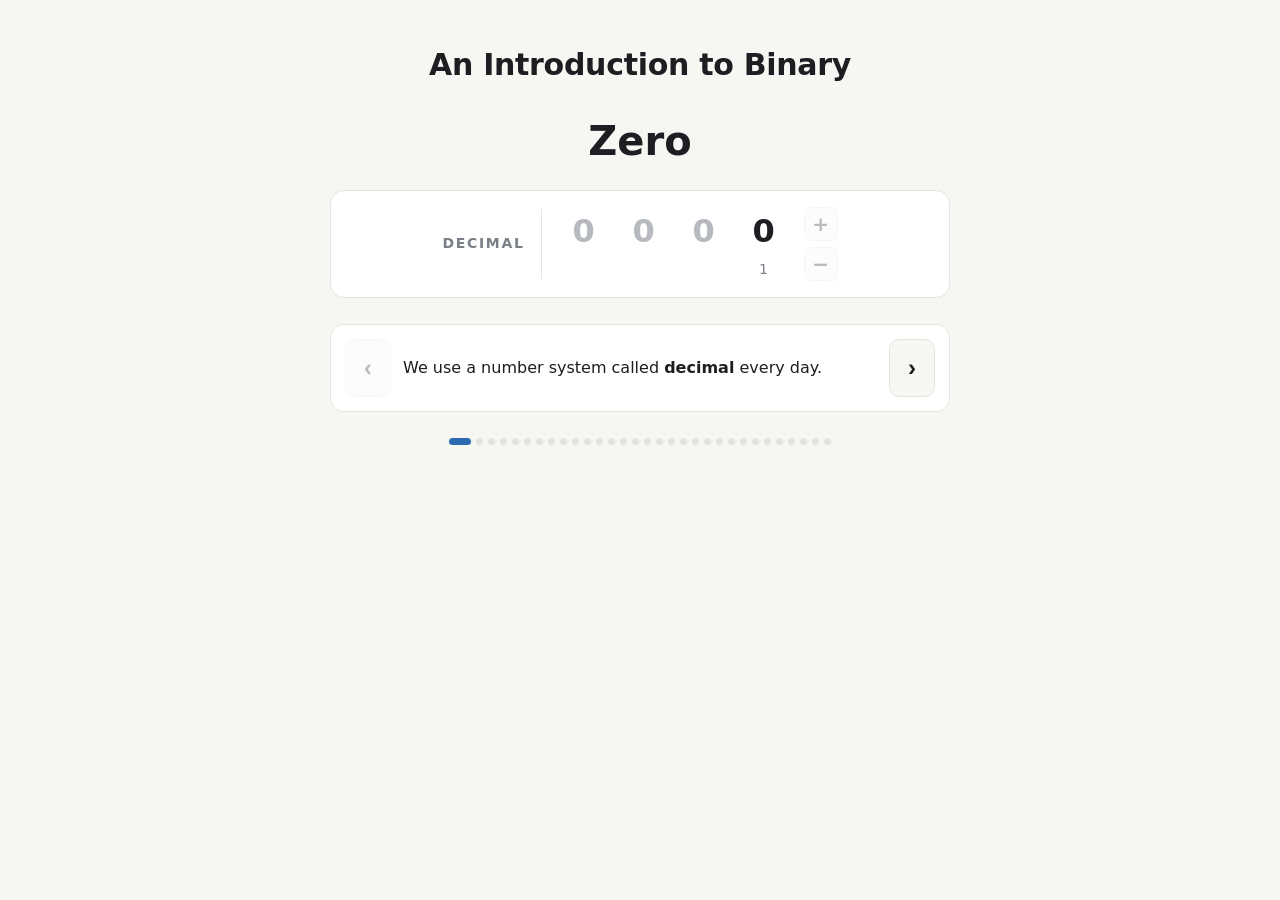
<file: comp380-binary.html>
<!doctype html>
<html lang="en">
<head>
<meta charset="utf-8">
<meta name="viewport" content="width=device-width, initial-scale=1">
<title>An Introduction to Binary</title>
<style>
  :root{
    --bg:#f6f6f3; --panel:#ffffff; --ink:#1c1e22; --ink-dim:#7a7f87;
    --line:#e4e4de; --cell:#efefeb;
    --hot:#2b6cb0; --spill:#c1121f;
  }
  @media (prefers-color-scheme:dark){
    :root{
      --bg:#0f1115; --panel:#171a1f; --ink:#e8e9ec; --ink-dim:#8b929c;
      --line:#2a2e35; --cell:#1f232a;
      --hot:#69a9e6; --spill:#ff6b6b;
    }
  }
  *{box-sizing:border-box}
  html,body{margin:0;min-height:100%}
  body{
    background:var(--bg);color:var(--ink);
    font:16px/1.4 ui-sans-serif,system-ui,-apple-system,"Segoe UI",Roboto,sans-serif;
    display:flex;flex-direction:column;align-items:center;
    padding:clamp(16px,4vw,44px);gap:clamp(20px,4vh,32px);
  }
  .mono{font-family:ui-monospace,"SF Mono",Menlo,Consolas,monospace}

  .page-title{
    margin:0;text-align:center;font-size:clamp(20px,5vw,30px);font-weight:700;
    letter-spacing:-.01em;color:var(--ink);
  }

  .view{display:none;flex-direction:column;align-items:center;gap:clamp(16px,3.5vh,26px);width:100%;max-width:620px}
  .view.active{display:flex}

  .headline{display:flex;flex-direction:column;align-items:center;gap:4px;text-align:center}
  .headline .amount{font-size:clamp(34px,9vw,58px);font-weight:650;font-variant-numeric:tabular-nums}
  #c-amount{font-size:clamp(24px,6.5vw,40px);font-weight:650;line-height:1.15;max-width:16ch}
  .colsum{display:inline-flex;flex-direction:column;align-items:flex-end;
    font-family:ui-monospace,"SF Mono",Menlo,Consolas,monospace;font-size:.8em;line-height:1.35;letter-spacing:.12em}
  .colsum .ruled{border-bottom:.08em solid currentColor;padding-bottom:.06em}
  .headline .as{color:var(--ink-dim);font-size:clamp(13px,3.4vw,16px)}
  .headline .as b{color:var(--ink)}

  /* ---------- count board ---------- */
  .board{
    --cols:6;
    --colw:clamp(30px,8vw,48px);
    --gap:clamp(4px,1.6vw,12px);
    display:flex;flex-direction:column;align-items:center;gap:6px;
    background:var(--panel);border:1px solid var(--line);border-radius:14px;
    padding:16px clamp(12px,3vw,24px);width:100%;overflow-x:auto;
  }
  .ticker{display:flex;align-items:center;justify-content:center;gap:clamp(8px,2.4vw,16px)}
  .wheels{
    display:flex;flex-direction:column;gap:6px;
    border-left:1px solid var(--line);padding-left:clamp(10px,2.8vw,18px);
  }
  .base-label{
    flex:0 0 auto;font-size:clamp(11px,2.9vw,14px);font-weight:700;
    letter-spacing:.12em;text-transform:uppercase;color:var(--ink-dim);
  }
  .stepper{flex:0 0 auto;display:flex;flex-direction:column;gap:6px}
  .step-btn{
    width:34px;height:34px;padding:0;border-radius:8px;cursor:pointer;
    border:1px solid var(--line);background:var(--bg);color:var(--ink);
    font:inherit;font-size:20px;font-weight:700;line-height:1;
  }
  .step-btn:hover:not(:disabled){border-color:var(--hot);color:var(--hot)}
  .step-btn:active{transform:translateY(1px)}
  .step-btn:disabled{opacity:.3;cursor:default}
  .rowgrid{
    display:grid;
    grid-template-columns:repeat(var(--cols),var(--colw));
    gap:var(--gap);
    justify-content:center;
  }
  .digit{
    text-align:center;font-size:clamp(20px,5.5vw,32px);font-weight:600;
    font-variant-numeric:tabular-nums;
  }
  .digit.zero{color:color-mix(in srgb,var(--ink-dim) 55%,transparent)}
  .digit.maxed{color:var(--spill)}
  .place.ring{border-radius:9px;outline:2px solid var(--spill);outline-offset:3px;color:var(--spill)}
  .digit.roll{animation:roll .22s ease-out both}
  @keyframes roll{from{transform:translateY(-55%);opacity:.15}to{transform:translateY(0);opacity:1}}

  .place{text-align:center;font-size:clamp(11px,2.8vw,14px);color:var(--ink-dim);font-variant-numeric:tabular-nums;min-height:1.2em}


  .hidden{display:none!important}

  .progress{display:flex;gap:5px;align-items:center}
  .pdot{width:7px;height:7px;border-radius:4px;background:var(--line);cursor:pointer;transition:width .2s,background .2s}
  .pdot.done{background:color-mix(in srgb,var(--hot) 40%,var(--line))}
  .pdot.on{background:var(--hot);width:22px}

  .deck-nav{
    display:flex;align-items:stretch;gap:12px;width:100%;
    background:var(--panel);border:1px solid var(--line);border-radius:14px;padding:14px;
  }
  .caption{
    flex:1;display:flex;align-items:center;min-height:3.6em;
  }
  .caption > span{
    text-align:left;font-size:clamp(13.5px,3.5vw,16px);line-height:1.5;color:var(--ink);
  }
  .caption b{font-weight:700}
  .caption i{font-style:italic;color:var(--ink-dim)}
  .caption .k{color:var(--spill);font-weight:700}

  .arrow{
    flex:0 0 auto;width:46px;border-radius:10px;border:1px solid var(--line);
    background:var(--bg);color:var(--ink);font-size:24px;font-weight:700;line-height:1;cursor:pointer;
  }
  .arrow:hover:not(:disabled){border-color:var(--hot);color:var(--hot)}
  .arrow:disabled{opacity:.3;cursor:default}
  .arrow.nudge{animation:nudge 1.15s ease-in-out infinite}

  .digit.stuck{color:var(--spill);animation:shake .34s ease}
  @keyframes shake{10%,90%{transform:translateX(-2px)}30%,70%{transform:translateX(3px)}50%{transform:translateX(-3px)}}
  @keyframes nudge{50%{box-shadow:0 0 0 4px color-mix(in srgb,var(--hot) 34%,transparent)}}
</style>
</head>
<body>

  <h1 class="page-title">An Introduction to Binary</h1>

  <!-- ================= guided walkthrough ================= -->
  <section class="view active" id="view-count">
    <div class="headline">
      <div class="amount" id="c-amount">zero</div>
    </div>

    <div class="board" id="c-board">
      <div class="ticker">
        <span class="base-label" id="c-baselabel">decimal</span>
        <div class="wheels">
          <div class="rowgrid" id="c-digits"></div>
          <div class="rowgrid" id="c-places"></div>
        </div>
        <div class="stepper">
          <button class="step-btn" id="c-plus" aria-label="add one">+</button>
          <button class="step-btn" id="c-minus" aria-label="subtract one">&minus;</button>
        </div>
      </div>
    </div>

    <div class="deck-nav">
      <button class="arrow" id="c-back" aria-label="previous step">&#8249;</button>
      <div class="caption"><span id="c-caption"></span></div>
      <button class="arrow" id="c-next" aria-label="next step">&#8250;</button>
    </div>

    <div class="progress" id="c-progress"></div>
  </section>

<script>
"use strict";
const sleep = ms => new Promise(r => setTimeout(r, ms));
const digitAt = (v, b, i) => Math.floor(v / Math.pow(b, i)) % b;
const digitsOf = (v, b, n) => Array.from({length:n}, (_, i) => digitAt(v, b, i));

/* ============================================================ COUNT — guided walkthrough */
const Count = (() => {
  const N = 6;
  let value = 0, base = 10, step = 0;

  const $ = id => document.getElementById(id);
  const amountEl = $('c-amount'),
        captionEl = $('c-caption'), progressEl = $('c-progress'),
        board = $('c-board'), placesRow = $('c-places'), baseLabelEl = $('c-baselabel'),
        backBtn = $('c-back'), nextBtn = $('c-next'),
        plusBtn = $('c-plus'), minusBtn = $('c-minus');

  // All five places are on screen the whole time; unused ones sit as dim leading zeros.
  // Place values (1, 10, 100 / 1, 2, 4, 8) show in grey under the places in play.
  // active : how many places are "in play" this step (can change); the rest are frozen at 0.
  // under  : 'range' swaps the place values for "0-N" (symbols-per-place); otherwise omit.
  const DISPLAY = 4;
  const STEPS = [
    { base:10, value:0,    active:1, frozen:true,
      cap:`We use a number system called <b>decimal</b> every day.` },
    { base:10, value:3,    active:1, frozen:true,
      cap:`Every number has two sides: its <b>value</b> &mdash; how many &mdash; and the <b>symbol</b> we write for it. Here the value is <i>three</i>; the symbol is <b>3</b>.` },
    { base:10, value:0,    active:1,
      cap:`In decimal, we build every number from ten symbols: the Arabic numerals <b>0</b>&ndash;<b>9</b>.` },
    { base:10, value:9,    active:1, stuck:true,
      cap:`In decimal, nine is the highest symbol there is &mdash; any more and we'd need new symbols. So for now, the ones place is full.` },
    { base:10, value:9,    active:2, circle:1, min:9, max:10,
      cap:`To represent higher numbers, we add another digit to the front &mdash; the tens place. The ones roll back to zero and the tens place pops up.` },
    { base:10, value:10,   active:2, frozen:true,
      cap:`One group of ten, none left over.` },
    { base:10, value:null, active:3, max:99,
      cap:`Keep counting. Any time we pass a nine, that place rolls back to zero and carries a one to the left &mdash; that's all &ldquo;carrying&rdquo; is. The tens place just tallies tens: <b>20</b> is two sets of ten, <b>30</b> is three sets of ten.` },
    { base:10, value:99,   active:3, circle:2, min:99, max:100,
      cap:`And once we hit <b>99</b>, we roll over again &mdash; both places fall back to 0 and a hundreds place appears.` },
    { base:2, value:0, active:1, frozen:true, hideBoard:true, amount:'',
      cap:`The same rule works with <i>any</i> alphabet of symbols. Nothing says a place must hold ten of them before it rolls over &mdash; the cut-off could be higher or lower.` },
    { base:2, value:0, active:1, frozen:true, hideBoard:true, amount:'',
      cap:`A clock just raises the cut-off to <b>60</b>. Max out the seconds place and you roll over into minutes; max out minutes and you roll into hours.` },
    { base:2, value:0, active:1, frozen:true, hideBoard:true, amount:'?',
      cap:`And what about the <i>other</i> extreme &mdash; what if all we had was <b>on</b> or <b>off</b>?` },
    { base:2,  value:0,    active:1,
      cap:`If all we had was <b>off</b> or <b>on</b>, we'd drop to two states per place. Picture a bundle of wires, one per place &mdash; a wire that's <b>on</b> is a <b>1</b>, one that's <b>off</b> is a <b>0</b>. That's binary.` },
    { base:2,  value:0,    active:1,
      cap:`So a digit just comes from which wire is powered, and the place each wire stands for fills up after just <b>one</b> value. It takes the rolling-over rule to the extreme.` },
    { base:2,  value:1,    active:2, circle:1, max:2,
      cap:`Say we want to go to two. The ones place is already full, so it rolls back to zero and <b>carries the one</b> to the next place &mdash; the same nine-to-ten move, just far sooner. So it takes two wires &mdash; two <b>bits</b> &mdash; to represent the value two.` },
    { base:2,  value:2,    active:2, circle:1, frozen:true,
      cap:`In binary, the new place is the <b>twos</b> place. <b>10</b> is one group of two, none left over.` },
    { base:2,  value:3,    active:2, frozen:true,
      cap:`And if we have one group of two and one group of one, that's three in binary.` },
    { base:2,  value:3,    active:3, circle:2, min:3, max:4,
      cap:`When that place fills up too, it's just like going from 99 to 100 &mdash; carry over to a new place and roll the others back to zero. In binary, that's the fours place.` },
    { base:2,  value:15,   active:4,
      cap:`Each new place is worth <b>double</b> the one before: a ones place, a twos place, a fours place, an eights place. Switch them all on and you have <b>8 + 4 + 2 + 1 = 15</b>.` },
    { base:2,  value:11,   active:4, frozen:true, amount:'?',
      cap:`Say we have <b>1011</b> in binary. That's one group of eight, one group of two, one group of one. So <b>1011</b> is&hellip;` },
    { base:2,  value:11,   active:4, frozen:true,
      cap:`&hellip; <b>8 + 2 + 1 = 11</b>. Just check which place values are switched on, and add them up.` },
    { base:2,  value:11,   active:4, frozen:true,
      cap:`Every binary place is just <b>0 or 1</b> &mdash; two symbols, nothing more. Same amount, same &ldquo;sum of pieces&rdquo; idea as decimal, with fewer symbols per place. That's all binary is.` },
    { base:2, value:0, active:1, frozen:true, hideBoard:true, amount:'Your turn',
      cap:`Look back at your notecard and write down what that binary number is in decimal.` },
    { base:2, value:0, active:1, frozen:true, hideBoard:true, amount:'',
      cap:`Nowadays the wires in a computer are a lot smaller, and we call them <b>circuits</b>. By writing numbers as powered circuits, a computer can do different operations just by comparing which circuits are on.` },
    { base:2, value:0, active:1, frozen:true, hideBoard:true, amount:'',
      cap:`Set it to &ldquo;add&rdquo; and show it two numbers: it compares each digit, and where the powered circuits overlap it knows to roll that place back to zero and carry the one to the next wire up.` },
    { base:2, value:0, active:3, frozen:true, hideBoard:true,
      amount:`<span class="colsum"><span>&nbsp;&nbsp;0 0 1 1</span><span class="ruled">+ 0 0 1 0</span></span>`,
      cap:`<b>Extra credit.</b> Addition works exactly like decimal &mdash; add each place, and carry the one when a place overflows.` },
    { base:2, value:0, active:1, frozen:true, hideBoard:true, amount:'',
      cap:`Add extra wires to mark <b>negative</b> numbers and you've got <b>subtraction</b>. Subtract two numbers and the sign tells you which was bigger &mdash; that's <b>greater-than</b> and <b>less-than</b>.` },
    { base:2, value:0, active:1, frozen:true, hideBoard:true, amount:'',
      cap:`Keep count of how many times you repeat an addition, and that loop becomes <b>multiplication</b>.` },
    { base:2, value:0, active:1, frozen:true, hideBoard:true, amount:'',
      cap:`Give it a way to repeat a set of steps &mdash; a <b>loop</b> &mdash; and somewhere to <b>store</b> numbers between steps, and it can follow a whole program.` },
    { base:2, value:0, active:1, frozen:true, hideBoard:true, amount:'',
      cap:`So from a bare way of writing numbers, we've built a machine that can compare, add, subtract, multiply, loop, and store numbers. That's how people taught math to metal.` },
    { base:2, value:0, active:1, frozen:true, hideBoard:true, amount:'',
      cap:`Then scale it up. Each wire holds one <b>bit</b>; eight bits are a <b>byte</b>; a billion bytes are a <b>gigabyte</b> of RAM. Make each cell keep its bit with the power off, stack up trillions, and that's the <b>terabyte</b> of storage in your laptop.` },
    { base:2, value:0, active:1, frozen:true, hideBoard:true, amount:'',
      cap:`Send that on/off signal as pulses of light down a glass fiber and it's <b>fiber-optic internet</b>. Send it as a radio wave and it's <b>wifi</b>.<br><br>And that's really what a modern computer is.` },
  ];

  const S = () => STEPS[step];
  const active = () => S().active;
  const ceilingFor = a => Math.pow(base, a) - 1;
  const lo = () => S().min ?? 0;
  const hi = () => S().max ?? ceilingFor(active());
  const frozen = () => S().frozen === true;

  const pdots = STEPS.map((_, i) => {
    const d = document.createElement('div'); d.className = 'pdot';
    d.onclick = () => goto(i);
    progressEl.appendChild(d);
    return d;
  });

  const dCells = [], pCells = [];
  {
    const digitsRow = $('c-digits');
    for (let i = N - 1; i >= 0; i--){
      const d = document.createElement('div'); d.className = 'digit'; digitsRow.appendChild(d); dCells[i] = d;
      const p = document.createElement('div'); p.className = 'place'; placesRow.appendChild(p); pCells[i] = p;
    }
  }

  function highestUsed(){
    const d = digitsOf(value, base, N); let h = 0;
    for (let i = 0; i < N; i++) if (d[i]) h = i;
    return h;
  }

  const ONES = ['zero','one','two','three','four','five','six','seven','eight','nine','ten',
    'eleven','twelve','thirteen','fourteen','fifteen','sixteen','seventeen','eighteen','nineteen'];
  const TENS = ['','','twenty','thirty','forty','fifty','sixty','seventy','eighty','ninety'];
  function toWords(n){
    if (n < 20) return ONES[n];
    if (n < 100) return TENS[(n / 10) | 0] + (n % 10 ? '-' + ONES[n % 10] : '');
    const h = (n / 100) | 0, r = n % 100;
    return ONES[h] + ' hundred' + (r ? ' ' + toWords(r) : '');
  }

  function render(animate){
    board.style.setProperty('--cols', DISPLAY);
    const d = digitsOf(value, base, N);
    const highest = highestUsed();
    const labelUpto = Math.min(DISPLAY - 1, highest);   // label a place only once it holds a digit

    for (let i = 0; i < N; i++){
      const show = i < DISPLAY;
      const circled = i === S().circle;
      const labelled = show && (i <= labelUpto || circled);
      dCells[i].classList.toggle('hidden', !show);
      pCells[i].classList.toggle('hidden', !show);
      pCells[i].style.visibility = labelled ? '' : 'hidden';
      pCells[i].classList.toggle('ring', show && circled);
      const v = d[i], prev = dCells[i].textContent;
      dCells[i].textContent = v;
      dCells[i].classList.toggle('zero', v === 0 && i > highest);
      dCells[i].classList.toggle('maxed', i === 0 && value >= hi() && S().stuck === true);
      dCells[i].classList.remove('roll', 'stuck');
      dCells[i].style.animationDelay = '';
      if (show && animate && prev !== String(v)){
        void dCells[i].offsetWidth;
        dCells[i].style.animationDelay = (i * 0.05) + 's';   // ripple leftward with the carry
        dCells[i].classList.add('roll');
      }
      if (labelled)
        pCells[i].textContent = Math.pow(base, i);
    }

    board.style.display = S().hideBoard ? 'none' : '';

    if (S().amount != null){
      amountEl.innerHTML = S().amount;
    } else {
      const w = toWords(value);
      amountEl.textContent = w[0].toUpperCase() + w.slice(1);
    }
    baseLabelEl.textContent = base === 10 ? 'decimal' : base === 2 ? 'binary' : 'base ' + base;

    captionEl.innerHTML = S().cap;
    pdots.forEach((el, i) => { el.classList.toggle('on', i === step); el.classList.toggle('done', i < step); });
    backBtn.disabled = step === 0;
    nextBtn.disabled = step === STEPS.length - 1;
    nextBtn.classList.toggle('nudge', !frozen() && value >= hi() && step < STEPS.length - 1);

    plusBtn.disabled  = frozen() || (value >= hi() && !S().stuck);
    minusBtn.disabled = frozen() || value <= lo() || S().stuck === true;
  }

  function stuckShake(){
    const c = dCells[0];
    c.classList.remove('stuck'); void c.offsetWidth; c.classList.add('stuck');
  }

  function increment(){
    if (frozen()) return;
    if (value >= hi()){ if (S().stuck === true) stuckShake(); return; }
    value++; render(true);
  }
  function decrement(){ if (!frozen() && !S().stuck && value > lo()){ value--; render(true); } }

  function goto(i){
    step = Math.max(0, Math.min(STEPS.length - 1, i));
    const st = S();
    if (st.base) base = st.base;
    if (st.value != null) value = st.value;
    value = Math.max(lo(), Math.min(value, hi()));
    render(false);
  }

  plusBtn.onclick  = increment;
  minusBtn.onclick = decrement;
  nextBtn.onclick = () => goto(step + 1);
  backBtn.onclick = () => goto(step - 1);

  document.addEventListener('keydown', e => {
    if (!$('view-count').classList.contains('active')) return;
    if (/^(INPUT|TEXTAREA)$/.test((e.target || {}).tagName)) return;
    if (e.key === 'ArrowRight'){ goto(step + 1); e.preventDefault(); }
    else if (e.key === 'ArrowLeft'){ goto(step - 1); e.preventDefault(); }
    else if (e.key === 'ArrowUp'){ increment(); e.preventDefault(); }
    else if (e.key === 'ArrowDown'){ decrement(); e.preventDefault(); }
  });

  goto(0);
})();
</script>
</body>
</html>
</file>
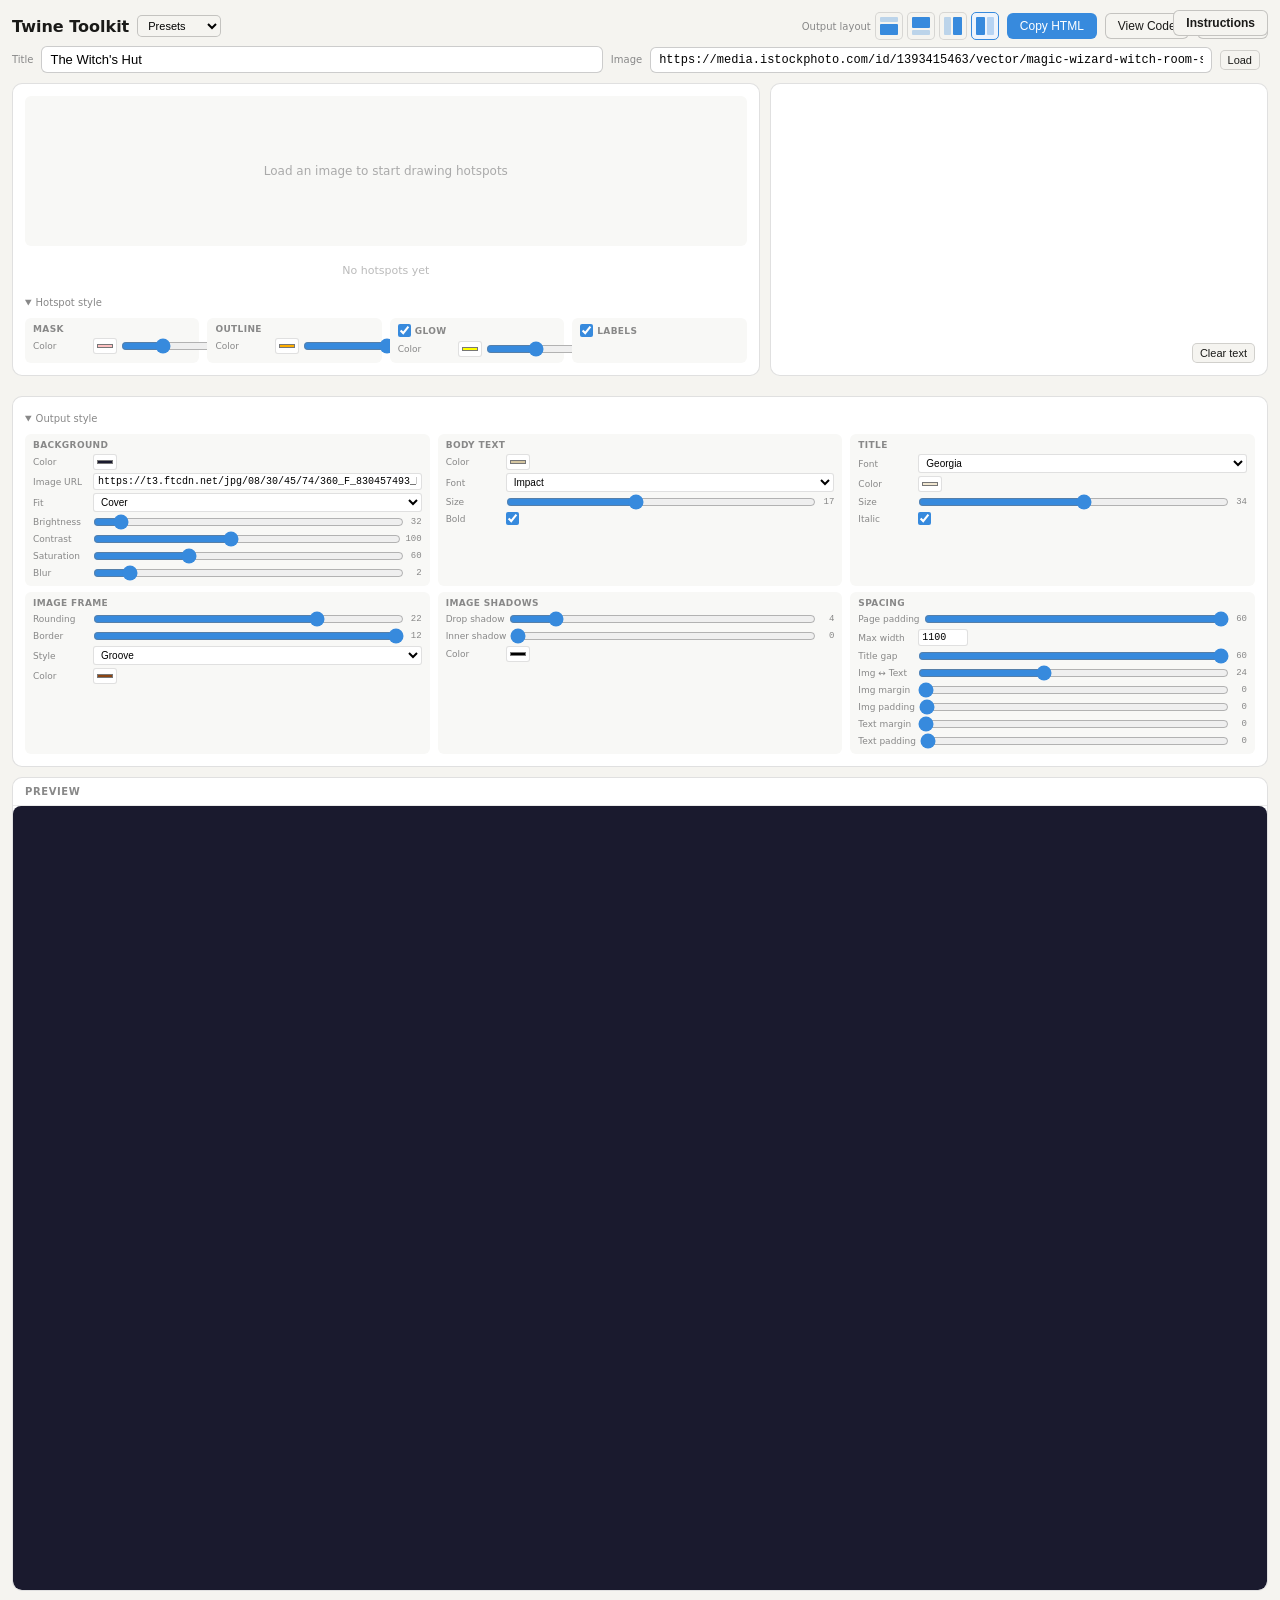
<file: twine-toolkit.html>
<!--
  Twine Toolkit — Hotspot + Rich Text Passage Builder
  Copyright (C) 2026 Ryan Schmelzle

  Hotspot editor derived from imgmap (https://github.com/maschek/imgmap)
  Copyright (C) Adam Maschek — https://www.maschek.hu/imagemap/

  This program is free software; you can redistribute it and/or modify
  it under the terms of the GNU General Public License version 2 as
  published by the Free Software Foundation.
-->
<!DOCTYPE html>
<html lang="en">
<head>
<meta charset="UTF-8"/>
<meta name="viewport" content="width=device-width, initial-scale=1.0"/>
<title>Twine Toolkit</title>
<link href="https://cdn.quilljs.com/1.3.7/quill.snow.css" rel="stylesheet"/>
<style>
*{box-sizing:border-box;margin:0;padding:0}
body{font-family:system-ui,sans-serif;background:#f5f4f0;color:#1a1a18;padding:12px;max-width:1500px;margin:0 auto;font-size:13px}
h1{font-size:16px;font-weight:600;color:#1a1a18;margin:0}

.panel{background:#fff;border:0.5px solid rgba(0,0,0,0.12);border-radius:10px;padding:12px;margin-bottom:10px}
.section-title{font-size:10px;font-weight:600;color:#888;text-transform:uppercase;letter-spacing:.06em;margin-bottom:6px}

/* header bar */
.header{margin-bottom:10px}
.header-row{display:flex;align-items:center;gap:8px;flex-wrap:wrap;margin-bottom:6px}
.header-row:last-child{margin-bottom:0}
.img-url{flex:1;min-width:200px;font-family:monospace;font-size:12px;padding:5px 8px;border:0.5px solid rgba(0,0,0,0.2);border-radius:6px}
.img-url:focus{outline:none;border-color:rgba(0,0,0,0.4)}
.title-input{flex:1;min-width:150px;font-size:13px;padding:5px 8px;border:0.5px solid rgba(0,0,0,0.2);border-radius:6px}
.title-input:focus{outline:none;border-color:rgba(0,0,0,0.4)}
input[type="number"]{width:60px;font-family:monospace;font-size:12px;padding:5px 6px;border:0.5px solid rgba(0,0,0,0.2);border-radius:6px}
input[type="number"]:focus{outline:none;border-color:rgba(0,0,0,0.4)}

/* layout mini-buttons */
.layout-bar{display:flex;gap:4px;align-items:center}
.layout-bar span{font-size:10px;color:#888;font-weight:500}
.lo{width:28px;height:28px;border:1.5px solid rgba(0,0,0,0.12);border-radius:5px;cursor:pointer;background:#f5f4f0;display:flex;align-items:center;justify-content:center;transition:all 0.15s;padding:3px}
.lo:hover{border-color:rgba(0,0,0,0.3)}
.lo.active{border-color:#378ADD;background:#eef4fc}
.lo svg{width:100%;height:100%}

/* two-column workspace */
.workspace{display:grid;grid-template-columns:3fr 2fr;gap:10px;margin-bottom:10px}
@media(max-width:900px){.workspace{grid-template-columns:1fr}}

/* canvas */
.draw-area{text-align:center;position:relative}
.draw-wrap{position:relative;line-height:0;overflow:hidden;display:inline-block;max-width:100%;border:0.5px solid rgba(0,0,0,0.1);border-radius:4px}
.draw-wrap img{max-width:100%;display:block}
.draw-wrap canvas{position:absolute;top:0;left:0;cursor:crosshair}
.placeholder{display:flex;align-items:center;justify-content:center;min-height:150px;color:#aaa;font-size:12px;background:#f8f8f6;border-radius:6px}

/* toolbar */
.toolbar{display:flex;gap:4px;align-items:center;flex-wrap:wrap;margin-bottom:6px}
.hint{font-size:10px;color:#888;padding:3px 6px;background:#f5f4f0;border-radius:4px;margin-bottom:4px}

/* hotspot list */
.shapes-scroll{max-height:180px;overflow-y:auto;margin-top:8px}
.shape-list{display:flex;flex-direction:column;gap:4px}
.shape-item{background:#f8f8f6;border-radius:6px;padding:6px 8px;cursor:pointer;border:1.5px solid transparent;transition:border-color 0.15s}
.shape-item.selected{border-color:#378ADD;background:#f0f5fc}
.shape-item.overlap{border-color:#dd2222;background:#fdf0f0}
.shape-item-hdr{display:flex;align-items:center;gap:5px}
.shape-item-num{font-size:9px;font-weight:700;color:#fff;background:#999;border-radius:3px;width:16px;height:16px;display:flex;align-items:center;justify-content:center;flex-shrink:0}
.shape-item.selected .shape-item-num{background:#378ADD}
.shape-item-type{font-size:11px;font-weight:500;flex:1}
.shape-item-del{font-size:12px;color:#c44;background:none;border:none;cursor:pointer;padding:0 2px;opacity:0.4;line-height:1}
.shape-item-del:hover{opacity:1}
.shape-item input[type="text"]{width:100%;font-size:11px;padding:3px 5px;border:0.5px solid rgba(0,0,0,0.12);border-radius:4px;background:#fff;margin-top:3px}
.shape-item input[type="text"]:focus{outline:none;border-color:rgba(0,0,0,0.3)}
.shape-item .smooth-row{display:flex;align-items:center;gap:4px;margin-top:3px}
.shape-item .smooth-row label{font-size:9px;color:#888}
.shape-item .smooth-row input[type="range"]{flex:1;accent-color:#378ADD;height:14px}
.shape-item .smooth-row span{font-size:9px;color:#888;font-family:monospace;min-width:10px;text-align:right}
.no-shapes{font-size:11px;color:#bbb;text-align:center;padding:10px 0}

/* quill overrides */
#editor-container{min-height:200px;font-size:14px;line-height:1.5}
#editor-container .ql-editor{min-height:200px;padding:8px 12px}
.ql-toolbar.ql-snow{border-radius:6px 6px 0 0;border-color:rgba(0,0,0,0.1);padding:4px 6px}
.ql-container.ql-snow{border-radius:0 0 6px 6px;border-color:rgba(0,0,0,0.1)}
.ql-toolbar.ql-snow .ql-formats{margin-right:8px}

/* preview */
#preview-box{border-radius:8px;overflow:hidden;position:relative;background:#1a1a2e;aspect-ratio:16/10}
#preview-frame{width:100%;height:100%;border:none;display:block}

/* buttons */
.btn{padding:5px 12px;font-size:12px;cursor:pointer;border-radius:6px;border:0.5px solid rgba(0,0,0,0.2);background:#f5f4f0;color:#1a1a18;white-space:nowrap}
.btn:hover{background:#e8e7e3}
.btn-sm{padding:3px 7px;font-size:11px;cursor:pointer;border-radius:5px;border:0.5px solid rgba(0,0,0,0.15);background:#f5f4f0;color:#1a1a18}
.btn-sm:hover{background:#e8e7e3}
.btn-sm.active{background:#e8f0fa;color:#185fa5;border-color:transparent}
.btn-primary{background:#378ADD;color:#fff;border-color:transparent;font-weight:500}
.btn-primary:hover{background:#2d78c5}
.btn-primary:disabled{background:#aaa;cursor:not-allowed;border-color:transparent}
.copied{background:#3b6d11 !important;color:#fff !important;border-color:transparent !important}

/* style groups (inside details) */
.style-groups{display:flex;gap:8px;flex-wrap:wrap}
.style-group{flex:1;min-width:140px;background:#f8f8f6;border-radius:6px;padding:6px 8px}
.style-group-title{font-size:9px;font-weight:600;color:#888;text-transform:uppercase;letter-spacing:.04em;margin-bottom:4px;display:flex;align-items:center;gap:4px}
.style-group-title input[type="checkbox"]{accent-color:#378ADD}
.sg-row{display:flex;align-items:center;gap:4px;margin-bottom:3px}
.sg-row:last-child{margin-bottom:0}
.sg-row label{font-size:9px;color:#888;min-width:56px}
.sg-row input[type="color"]{width:24px;height:16px;border:0.5px solid rgba(0,0,0,0.12);border-radius:3px;padding:1px;cursor:pointer;background:#fff;flex-shrink:0}
.sg-row input[type="range"]{flex:1;accent-color:#378ADD;height:14px}
.sg-row .rv{font-size:9px;font-family:monospace;color:#888;min-width:14px;text-align:right}
.sg-row select{flex:1;font-size:10px;padding:2px 3px;border:0.5px solid rgba(0,0,0,0.12);border-radius:3px;background:#fff}

/* modal */
.modal-overlay{position:fixed;top:0;left:0;right:0;bottom:0;background:rgba(0,0,0,0.35);z-index:100;display:flex;align-items:center;justify-content:center}
.modal{background:#fff;border-radius:12px;padding:14px 18px;max-width:750px;width:92%;max-height:80vh;overflow-y:auto;box-shadow:0 8px 30px rgba(0,0,0,0.2)}
.modal-hdr{display:flex;align-items:center;justify-content:space-between;margin-bottom:10px}
.modal-hdr h2{font-size:13px;font-weight:600;margin:0}
.modal-close{background:none;border:none;font-size:18px;cursor:pointer;color:#999;padding:0 4px;line-height:1}
.modal-close:hover{color:#1a1a18}
.codegen-pre{font-size:10px;font-family:monospace;color:#555;white-space:pre-wrap;word-wrap:break-word;overflow-x:auto;line-height:1.4;max-height:300px;overflow-y:auto;background:#f5f4f0;padding:8px;border-radius:6px}

details summary{font-size:10px;color:#888;cursor:pointer;padding:4px 0;user-select:none}
details[open] summary{margin-bottom:6px}
.status{font-size:11px;color:#888}
.status.err{color:#c44}
</style>
</head>
<body>

<button class="btn" onclick="showHelp()" style="position:fixed;top:10px;right:12px;z-index:50;font-weight:600">Instructions</button>

<!-- HEADER -->
<div class="header">
  <div class="header-row">
    <h1>Twine Toolkit</h1>
    <select id="presetSelect" style="font-size:11px;padding:3px 6px;border:0.5px solid rgba(0,0,0,0.2);border-radius:5px;background:#f5f4f0" onchange="applyPreset(this.value);this.selectedIndex=0">
      <option value="" disabled selected>Presets</option>
      <option value="horizontal">Horizontal</option>
      <option value="vertical">Vertical</option>
    </select>
    <span style="flex:1"></span>
    <div class="layout-bar">
      <span>Output layout</span>
      <button class="lo" data-layout="above" title="Text above" onclick="setLayout('above')"><svg viewBox="0 0 20 20"><rect x="1" y="1" width="18" height="5" rx="1" fill="#378ADD" opacity=".3"/><rect x="1" y="8" width="18" height="11" rx="1" fill="#378ADD"/></svg></button>
      <button class="lo" data-layout="below" title="Text below" onclick="setLayout('below')"><svg viewBox="0 0 20 20"><rect x="1" y="1" width="18" height="11" rx="1" fill="#378ADD"/><rect x="1" y="14" width="18" height="5" rx="1" fill="#378ADD" opacity=".3"/></svg></button>
      <button class="lo" data-layout="left" title="Text left" onclick="setLayout('left')"><svg viewBox="0 0 20 20"><rect x="1" y="1" width="7" height="18" rx="1" fill="#378ADD" opacity=".3"/><rect x="10" y="1" width="9" height="18" rx="1" fill="#378ADD"/></svg></button>
      <button class="lo active" data-layout="right" title="Text right" onclick="setLayout('right')"><svg viewBox="0 0 20 20"><rect x="1" y="1" width="9" height="18" rx="1" fill="#378ADD"/><rect x="12" y="1" width="7" height="18" rx="1" fill="#378ADD" opacity=".3"/></svg></button>
    </div>
    <button class="btn btn-primary" id="copyAllBtn" onclick="copyAll()">Copy HTML</button>
    <button class="btn" onclick="showCodeModal()">View Code</button>
    <button class="btn" id="storyJsBtn" onclick="copyStoryJs()">Story JS</button>
  </div>
  <div class="header-row">
    <span style="font-size:10px;color:#888;font-weight:500">Title</span>
    <input id="pageTitle" class="title-input" type="text" placeholder="Passage title (optional)" value="The Witch's Hut" oninput="recalcAll()"/>
    <span style="font-size:10px;color:#888;font-weight:500">Image</span>
    <input id="drawUrl" class="img-url" type="text" placeholder="Image URL..." value="https://media.istockphoto.com/id/1393415463/vector/magic-wizard-witch-room-staff-workplace-concept-vector-flat-graphic-design-illustration.jpg?s=612x612&amp;w=0&amp;k=20&amp;c=Y7fBC9m5C5j3Y8aFoWQM_pQyzROfSLlT2plDs6_Ey8M="/>
    <button class="btn-sm" onclick="loadDrawImg()">Load</button>
    <span id="drawStatus" class="status"></span>
  </div>
</div>

<!-- WORKSPACE: two columns -->
<div class="workspace">

  <!-- LEFT: Image + Hotspots -->
  <div class="panel">
    <div class="toolbar" id="toolbar" style="display:none">
      <button id="tool-select" class="btn-sm" onclick="setTool('select')">Select</button>
      <button id="tool-rect" class="btn-sm active" onclick="setTool('rect')">Rect</button>
      <button id="tool-circle" class="btn-sm" onclick="setTool('circle')">Circle</button>
      <button id="tool-poly" class="btn-sm" onclick="setTool('poly')">Polygon</button>
      <span style="flex:1"></span>
      <span style="font-size:10px;color:#888">W:</span>
      <input type="number" id="dispW" value="600" style="width:50px" oninput="onDimChange()"/>
      <button class="btn-sm" onclick="undoLast()">Undo</button>
      <button class="btn-sm" onclick="clearAll()">Clear</button>
    </div>
    <div id="polyHint" class="hint" style="display:none">Click to add points — double-click to close.</div>
    <div class="draw-area">
      <div id="placeholderMsg" class="placeholder">Load an image to start drawing hotspots</div>
      <div class="draw-wrap" id="drawWrap" style="display:none">
        <img id="drawImg" style="max-width:100%;display:block;user-select:none;pointer-events:none"/>
        <canvas id="drawCanvas"></canvas>
      </div>
    </div>
    <!-- hotspot list (scrollable) -->
    <div class="shapes-scroll">
      <div id="shapeList" class="shape-list">
        <div class="no-shapes">No hotspots yet</div>
      </div>
    </div>
    <!-- hotspot style -->
    <details style="margin-top:6px" open>
      <summary>Hotspot style</summary>
      <div class="style-groups">
        <div class="style-group">
          <div class="style-group-title">Mask</div>
          <div class="sg-row"><label>Color</label><input type="color" id="maskColor" value="#ffc2c2" oninput="liveUpdate()"/><input type="range" id="maskOpacity" min="0" max="100" value="30" oninput="this.nextElementSibling.textContent=this.value;liveUpdate()"/><span class="rv">30</span></div>
        </div>
        <div class="style-group">
          <div class="style-group-title">Outline</div>
          <div class="sg-row"><label>Color</label><input type="color" id="outlineColor" value="#ffae00" oninput="liveUpdate()"/><input type="range" id="outlineWeight" min="0" max="12" value="8" oninput="this.nextElementSibling.textContent=this.value;liveUpdate()"/><span class="rv">8</span></div>
        </div>
        <div class="style-group">
          <div class="style-group-title"><input type="checkbox" id="hoverEnabled" checked oninput="liveUpdate()"/> Glow</div>
          <div class="sg-row"><label>Color</label><input type="color" id="hoverColor" value="#ffff00" oninput="liveUpdate()"/><input type="range" id="hoverIntensity" min="0" max="40" value="15" oninput="this.nextElementSibling.textContent=this.value;liveUpdate()"/><span class="rv">15</span></div>
        </div>
        <div class="style-group">
          <div class="style-group-title"><input type="checkbox" id="labelsEnabled" checked oninput="liveUpdate()"/> Labels</div>
        </div>
      </div>
      <div id="overlapWarning" style="display:none;font-size:10px;color:#dd2222;padding:3px 6px;background:#fdf0f0;border-radius:4px;margin-top:6px">Overlapping hotspots</div>
    </details>
  </div>

  <!-- RIGHT: Text editor -->
  <div class="panel" style="display:flex;flex-direction:column">
    <div id="editor-container" style="flex:1"></div>
    <div style="display:flex;align-items:center;justify-content:space-between;margin-top:6px">
      <span id="charCount" class="status"></span>
      <button class="btn-sm" onclick="clearEditor()">Clear text</button>
    </div>
  </div>
</div>

<!-- OUTPUT STYLE -->
<div class="panel">
  <details open>
    <summary>Output style</summary>
    <div class="style-groups" style="margin-top:2px">
      <div class="style-group">
        <div class="style-group-title">Background</div>
        <div class="sg-row"><label>Color</label><input type="color" id="pageBg" value="#1a1a2e" oninput="recalcAll()"/></div>
        <div class="sg-row"><label>Image URL</label><input type="text" id="pageBgImg" value="https://t3.ftcdn.net/jpg/08/30/45/74/360_F_830457493_KZyTfUmTSv2rg2x3N5rVCbYPlKiKKjkr.jpg" style="flex:1;font-size:10px;font-family:monospace;padding:2px 4px;border:0.5px solid rgba(0,0,0,0.12);border-radius:3px" oninput="recalcAll()"/></div>
        <div class="sg-row"><label>Fit</label><select id="pageBgSize" onchange="recalcAll()" style="flex:1;font-size:10px;padding:2px 3px;border:0.5px solid rgba(0,0,0,0.12);border-radius:3px;background:#fff"><option value="cover">Cover</option><option value="contain">Contain</option><option value="auto">Auto (tile)</option></select></div>
        <div class="sg-row"><label>Brightness</label><input type="range" id="bgBrightness" min="20" max="200" value="32" oninput="this.nextElementSibling.textContent=this.value;recalcAll()"/><span class="rv">32</span></div>
        <div class="sg-row"><label>Contrast</label><input type="range" id="bgContrast" min="20" max="200" value="100" oninput="this.nextElementSibling.textContent=this.value;recalcAll()"/><span class="rv">100</span></div>
        <div class="sg-row"><label>Saturation</label><input type="range" id="bgSaturate" min="0" max="200" value="60" oninput="this.nextElementSibling.textContent=this.value;recalcAll()"/><span class="rv">60</span></div>
        <div class="sg-row"><label>Blur</label><input type="range" id="bgBlur" min="0" max="20" value="2" oninput="this.nextElementSibling.textContent=this.value;recalcAll()"/><span class="rv">2</span></div>
      </div>
      <div class="style-group">
        <div class="style-group-title">Body Text</div>
        <div class="sg-row"><label>Color</label><input type="color" id="pageTextColor" value="#d4c5a0" oninput="recalcAll()"/></div>
        <div class="sg-row"><label>Font</label><select id="pageFont" onchange="recalcAll()"><option value="system-ui, sans-serif">System</option><option value="Georgia, 'Times New Roman', serif">Georgia</option><option value="'Courier New', monospace">Courier</option><option value="'Palatino Linotype', Palatino, serif">Palatino</option><option value="Verdana, Geneva, sans-serif">Verdana</option><option value="'Segoe UI', Tahoma, sans-serif">Segoe UI</option><option value="'Trebuchet MS', sans-serif">Trebuchet</option><option value="'Comic Sans MS', cursive">Comic Sans</option><option value="Impact, sans-serif" selected>Impact</option><option value="inherit">Inherit</option></select></div>
        <div class="sg-row"><label>Size</label><input type="range" id="pageFontSize" min="12" max="24" value="17" oninput="this.nextElementSibling.textContent=this.value;recalcAll()"/><span class="rv">17</span></div>
        <div class="sg-row"><label>Bold</label><input type="checkbox" id="pageFontBold" checked onchange="recalcAll()" style="accent-color:#378ADD"/></div>
      </div>
      <div class="style-group">
        <div class="style-group-title">Title</div>
        <div class="sg-row"><label>Font</label><select id="titleFont" onchange="recalcAll()"><option value="inherit">Same as body</option><option value="Georgia, 'Times New Roman', serif" selected>Georgia</option><option value="system-ui, sans-serif">System</option><option value="'Palatino Linotype', Palatino, serif">Palatino</option><option value="'Courier New', monospace">Courier</option><option value="Verdana, Geneva, sans-serif">Verdana</option><option value="'Segoe UI', Tahoma, sans-serif">Segoe UI</option><option value="'Trebuchet MS', sans-serif">Trebuchet</option><option value="'Comic Sans MS', cursive">Comic Sans</option><option value="Impact, sans-serif">Impact</option></select></div>
        <div class="sg-row"><label>Color</label><input type="color" id="titleColor" value="#f0e6d0" oninput="recalcAll()"/></div>
        <div class="sg-row"><label>Size</label><input type="range" id="titleFontSize" min="18" max="48" value="34" oninput="this.nextElementSibling.textContent=this.value;recalcAll()"/><span class="rv">34</span></div>
        <div class="sg-row"><label>Italic</label><input type="checkbox" id="titleItalic" checked onchange="recalcAll()" style="accent-color:#378ADD"/></div>
      </div>
    </div>
    <div class="style-groups" style="margin-top:6px">
      <div class="style-group">
        <div class="style-group-title">Image Frame</div>
        <div class="sg-row"><label>Rounding</label><input type="range" id="imgBorderRadius" min="0" max="30" value="22" oninput="this.nextElementSibling.textContent=this.value;recalcHotspots()"/><span class="rv">22</span></div>
        <div class="sg-row"><label>Border</label><input type="range" id="imgBorderWidth" min="0" max="12" value="12" oninput="this.nextElementSibling.textContent=this.value;recalcHotspots()"/><span class="rv">12</span></div>
        <div class="sg-row"><label>Style</label><select id="imgBorderStyle" onchange="recalcHotspots()"><option value="solid">Solid</option><option value="ridge">Ridge (bevel)</option><option value="groove" selected>Groove</option><option value="inset">Inset</option><option value="outset">Outset</option><option value="double">Double</option><option value="dashed">Dashed</option><option value="dotted">Dotted</option></select></div>
        <div class="sg-row"><label>Color</label><input type="color" id="imgBorderColor" value="#8B4513" oninput="recalcHotspots()"/></div>
      </div>
      <div class="style-group">
        <div class="style-group-title">Image Shadows</div>
        <div class="sg-row"><label>Drop shadow</label><input type="range" id="imgShadow" min="0" max="30" value="4" oninput="this.nextElementSibling.textContent=this.value;recalcHotspots()"/><span class="rv">4</span></div>
        <div class="sg-row"><label>Inner shadow</label><input type="range" id="imgInnerShadow" min="0" max="30" value="0" oninput="this.nextElementSibling.textContent=this.value;recalcHotspots()"/><span class="rv">0</span></div>
        <div class="sg-row"><label>Color</label><input type="color" id="imgShadowColor" value="#000000" oninput="recalcHotspots()"/></div>
      </div>
      <div class="style-group">
        <div class="style-group-title">Spacing</div>
        <div class="sg-row"><label>Page padding</label><input type="range" id="pagePadding" min="0" max="60" value="60" oninput="this.nextElementSibling.textContent=this.value;recalcAll()"/><span class="rv">60</span></div>
        <div class="sg-row"><label>Max width</label><input type="number" id="pageMaxWidth" value="1100" style="width:50px;font-size:10px;padding:2px 3px;border:0.5px solid rgba(0,0,0,0.12);border-radius:3px" oninput="recalcAll()"/></div>
        <div class="sg-row"><label>Title gap</label><input type="range" id="gapTitle" min="0" max="60" value="60" oninput="this.nextElementSibling.textContent=this.value;recalcAll()"/><span class="rv">60</span></div>
        <div class="sg-row"><label>Img ↔ Text</label><input type="range" id="gapImgText" min="0" max="60" value="24" oninput="this.nextElementSibling.textContent=this.value;recalcAll()"/><span class="rv">24</span></div>
        <div class="sg-row"><label>Img margin</label><input type="range" id="imgMargin" min="0" max="40" value="0" oninput="this.nextElementSibling.textContent=this.value;recalcAll()"/><span class="rv">0</span></div>
        <div class="sg-row"><label>Img padding</label><input type="range" id="imgPadding" min="0" max="40" value="0" oninput="this.nextElementSibling.textContent=this.value;recalcAll()"/><span class="rv">0</span></div>
        <div class="sg-row"><label>Text margin</label><input type="range" id="textMargin" min="0" max="40" value="0" oninput="this.nextElementSibling.textContent=this.value;recalcAll()"/><span class="rv">0</span></div>
        <div class="sg-row"><label>Text padding</label><input type="range" id="textPadding" min="0" max="40" value="0" oninput="this.nextElementSibling.textContent=this.value;recalcAll()"/><span class="rv">0</span></div>
      </div>
    </div>
  </details>
</div>

<!-- PREVIEW -->
<div class="panel" style="padding:0;overflow:hidden">
  <div style="padding:8px 12px;border-bottom:0.5px solid rgba(0,0,0,0.08)">
    <div class="section-title" style="margin:0">Preview</div>
  </div>
  <div id="preview-box">
    <iframe id="preview-frame" sandbox="allow-scripts allow-same-origin"></iframe>
  </div>
</div>

<div style="font-size:9px;color:#bbb;margin-top:4px">
  Hotspot mapping based on <a href="https://github.com/maschek/imgmap" target="_blank" style="color:#bbb">imgmap</a> by <a href="https://www.maschek.hu/imagemap/" target="_blank" style="color:#bbb">Adam Maschek</a> · <a href="https://www.gnu.org/licenses/gpl-2.0.html" target="_blank" style="color:#bbb">GPL-2.0</a>
</div>

<script src="https://cdn.quilljs.com/1.3.7/quill.min.js"></script>
<script>
/* preview is fixed 70vh, scrolls internally */

/* ========== LAYOUT ========== */
var currentLayout='right';
function setLayout(l,skipPreset){
  var wasHoriz=(currentLayout==='left'||currentLayout==='right');
  var isHoriz=(l==='left'||l==='right');
  currentLayout=l;
  document.querySelectorAll('.lo').forEach(function(b){b.classList.toggle('active',b.dataset.layout===l);});
  if(!skipPreset&&wasHoriz!==isHoriz){
    applyPreset(isHoriz?'horizontal':'vertical');
    return;
  }
  recalcAll();
}

/* ========== RICH TEXT EDITOR ========== */
var quill=new Quill('#editor-container',{
  theme:'snow',
  placeholder:'Write your passage text here...',
  modules:{toolbar:[[{header:[1,2,3,false]}],['bold','italic','underline','strike'],[{color:[]},{background:[]}],[{list:'ordered'},{list:'bullet'}],['blockquote','code-block'],['link','image'],[{align:['','center','right','justify']}],['clean']]}
});
quill.on('text-change',function(){
  var len=quill.getText().trim().length;
  document.getElementById('charCount').textContent=len>0?len+' chars':'';
  recalcAll();
});
function clearEditor(){quill.setContents([]);recalcAll();}

/* ========== HOTSPOT ENGINE ========== */
var natW=0,natH=0,generatedCode='';
var tool='rect',isDown=false,sx=0,sy=0,mx=0,my=0;
var shapes=[],polyPts=[],selectedIdx=-1,overlaps=[];
var dragOffset=null,hoveredIdx=-1;
var canvas=document.getElementById('drawCanvas');
var ctx=canvas.getContext('2d');
var drawImg=document.getElementById('drawImg');
var COLORS=['#ff7800','#0096ff','#00c850','#c800dc','#ffc800','#ff4060','#00c8c8'];

function chaikinSmooth(coords,iterations){if(iterations<=0)return coords;var pts=[];for(var i=0;i<coords.length;i+=2)pts.push([coords[i],coords[i+1]]);for(var it=0;it<iterations;it++){var np=[];for(var j=0;j<pts.length;j++){var p0=pts[j],p1=pts[(j+1)%pts.length];np.push([0.75*p0[0]+0.25*p1[0],0.75*p0[1]+0.25*p1[1]]);np.push([0.25*p0[0]+0.75*p1[0],0.25*p0[1]+0.75*p1[1]]);}pts=np;}pts=rdpClosed(pts,0.5);var out=[];pts.forEach(function(p){out.push(Math.round(p[0]),Math.round(p[1]));});return out;}
function rdpClosed(pts,e){if(pts.length<=4)return pts;var maxD=0,si=0;for(var i=0;i<pts.length;i++){var prev=pts[(i-1+pts.length)%pts.length],next=pts[(i+1)%pts.length];var d=perpDist(pts[i],prev,next);if(d>maxD){maxD=d;si=i;}}var r=pts.slice(si).concat(pts.slice(0,si));r.push(r[0]);var s=rdpSimplify(r,e);s.pop();return s;}
function rdpSimplify(pts,e){if(pts.length<=2)return pts;var dmax=0,idx=0,f=pts[0],l=pts[pts.length-1];for(var i=1;i<pts.length-1;i++){var d=perpDist(pts[i],f,l);if(d>dmax){dmax=d;idx=i;}}if(dmax>e){var left=rdpSimplify(pts.slice(0,idx+1),e),right=rdpSimplify(pts.slice(idx),e);return left.slice(0,-1).concat(right);}return[f,l];}
function perpDist(p,a,b){var dx=b[0]-a[0],dy=b[1]-a[1],len=Math.sqrt(dx*dx+dy*dy);if(len===0)return Math.sqrt(Math.pow(p[0]-a[0],2)+Math.pow(p[1]-a[1],2));return Math.abs(dy*p[0]-dx*p[1]+b[0]*a[1]-b[1]*a[0])/len;}

function drawShapeOnCtx(tc,s,sc){tc.beginPath();if(s.shape==='rect')tc.rect(s.coords[0]*sc,s.coords[1]*sc,(s.coords[2]-s.coords[0])*sc,(s.coords[3]-s.coords[1])*sc);else if(s.shape==='circle')tc.arc(s.coords[0]*sc,s.coords[1]*sc,s.coords[2]*sc,0,Math.PI*2);else if(s.shape==='poly'){var c=s.smooth>0?chaikinSmooth(s.coords,s.smooth):s.coords;for(var j=0;j<c.length;j+=2){j===0?tc.moveTo(c[j]*sc,c[j+1]*sc):tc.lineTo(c[j]*sc,c[j+1]*sc);}tc.closePath();}}
function shapesOverlap(a,b){var sc=200/Math.max(natW,natH);var w=Math.ceil(natW*sc),h=Math.ceil(natH*sc);var tc=document.createElement('canvas');tc.width=w;tc.height=h;var c=tc.getContext('2d');c.fillStyle='#f00';drawShapeOnCtx(c,a,sc);c.fill();c.globalCompositeOperation='source-in';c.fillStyle='#00f';drawShapeOnCtx(c,b,sc);c.fill();var data=c.getImageData(0,0,w,h).data;for(var i=3;i<data.length;i+=4)if(data[i]>0)return true;return false;}

function hitTest(nx,ny){for(var i=shapes.length-1;i>=0;i--){var s=shapes[i];if(s.shape==='rect'){if(nx>=s.coords[0]&&nx<=s.coords[2]&&ny>=s.coords[1]&&ny<=s.coords[3])return i;}else if(s.shape==='circle'){var dx=nx-s.coords[0],dy=ny-s.coords[1];if(dx*dx+dy*dy<=s.coords[2]*s.coords[2])return i;}else if(s.shape==='poly'){var c=s.smooth>0?chaikinSmooth(s.coords,s.smooth):s.coords;if(pointInPoly(nx,ny,c))return i;}}return-1;}
function pointInPoly(x,y,coords){var inside=false;for(var i=0,j=coords.length-2;i<coords.length;j=i,i+=2){var xi=coords[i],yi=coords[i+1],xj=coords[j],yj=coords[j+1];if((yi>y)!==(yj>y)&&x<(xj-xi)*(y-yi)/(yj-yi)+xi)inside=!inside;}return inside;}

function shapeCenter(s){if(s.shape==='rect')return{x:(s.coords[0]+s.coords[2])/2,y:(s.coords[1]+s.coords[3])/2};if(s.shape==='circle')return{x:s.coords[0],y:s.coords[1]};var xs=s.coords.filter(function(_,i){return i%2===0;}),ys=s.coords.filter(function(_,i){return i%2===1;});return{x:xs.reduce(function(a,b){return a+b;},0)/xs.length,y:ys.reduce(function(a,b){return a+b;},0)/ys.length};}
function moveShape(s,dx,dy){if(s.shape==='rect')s.coords=[s.coords[0]+dx,s.coords[1]+dy,s.coords[2]+dx,s.coords[3]+dy];else if(s.shape==='circle')s.coords=[s.coords[0]+dx,s.coords[1]+dy,s.coords[2]];else if(s.shape==='poly')s.coords=s.coords.map(function(v,i){return Math.round(v+(i%2===0?dx:dy));});}

function loadDrawImg(){
  var url=document.getElementById('drawUrl').value.trim();if(!url)return;
  var st=document.getElementById('drawStatus');st.textContent='Loading...';st.className='status';
  drawImg.onload=function(){st.textContent='';document.getElementById('toolbar').style.display='flex';document.getElementById('placeholderMsg').style.display='none';document.getElementById('drawWrap').style.display='inline-block';natW=drawImg.naturalWidth;natH=drawImg.naturalHeight;syncCanvas();onDimChange();};
  drawImg.onerror=function(){st.textContent='Failed';st.className='status err';};
  drawImg.src=url;
}
function syncCanvas(){var w=drawImg.offsetWidth,h=drawImg.offsetHeight;if(w&&h){canvas.width=w;canvas.height=h;canvas.style.width=w+'px';canvas.style.height=h+'px';}redrawCanvas();}
new ResizeObserver(function(){if(drawImg.offsetWidth)syncCanvas();}).observe(drawImg);
function onDimChange(){recalcHotspots();}

function setTool(t){tool=t;polyPts=[];isDown=false;dragOffset=null;document.querySelectorAll('.toolbar .btn-sm').forEach(function(b){b.classList.remove('active');});var el=document.getElementById('tool-'+t);if(el)el.classList.add('active');document.getElementById('polyHint').style.display=(t==='poly')?'block':'none';canvas.style.cursor=(t==='select')?'default':'crosshair';}
function getPos(e){var r=canvas.getBoundingClientRect();return{x:e.clientX-r.left,y:e.clientY-r.top};}
function toNatX(cx){return natW?Math.round(cx*natW/canvas.width):Math.round(cx);}
function toNatY(cy){return natH?Math.round(cy*natH/canvas.height):Math.round(cy);}
function toCvX(nx){return natW?nx*canvas.width/natW:nx;}
function toCvY(ny){return natH?ny*canvas.height/natH:ny;}

canvas.addEventListener('mousedown',function(e){var p=getPos(e);if(tool==='select'){var idx=hitTest(toNatX(p.x),toNatY(p.y));selectShape(idx);if(idx>=0){isDown=true;sx=p.x;sy=p.y;dragOffset={sx:toNatX(p.x),sy:toNatY(p.y)};}return;}if(tool==='poly')return;isDown=true;sx=p.x;sy=p.y;mx=p.x;my=p.y;});
canvas.addEventListener('mousemove',function(e){var p=getPos(e);mx=p.x;my=p.y;if(tool==='select'&&isDown&&dragOffset&&selectedIdx>=0){var nx=toNatX(p.x),ny=toNatY(p.y),dx=nx-dragOffset.sx,dy=ny-dragOffset.sy;if(dx!==0||dy!==0){moveShape(shapes[selectedIdx],dx,dy);dragOffset.sx=nx;dragOffset.sy=ny;redrawCanvas();updateShapeList();recalcHotspots();}return;}var nh=hitTest(toNatX(p.x),toNatY(p.y));if(nh!==hoveredIdx){hoveredIdx=nh;redrawCanvas();}if(isDown||(tool==='poly'&&polyPts.length>0))redrawCanvas();});
canvas.addEventListener('mouseleave',function(){hoveredIdx=-1;if(tool!=='select')isDown=false;redrawCanvas();});
canvas.addEventListener('mouseup',function(e){if(tool==='select'){isDown=false;dragOffset=null;return;}if(!isDown||tool==='poly')return;var p=getPos(e);isDown=false;if(tool==='rect'){var x1=toNatX(Math.min(sx,p.x)),y1=toNatY(Math.min(sy,p.y)),x2=toNatX(Math.max(sx,p.x)),y2=toNatY(Math.max(sy,p.y));if(Math.abs(x2-x1)>4&&Math.abs(y2-y1)>4)addShape({shape:'rect',coords:[x1,y1,x2,y2],passage:'Passage '+(shapes.length+1),label:'',smooth:0});}else if(tool==='circle'){var cx=toNatX(sx),cy=toNatY(sy),r=Math.round(Math.sqrt(Math.pow(p.x-sx,2)+Math.pow(p.y-sy,2))*natW/canvas.width);if(r>4)addShape({shape:'circle',coords:[cx,cy,r],passage:'Passage '+(shapes.length+1),label:'',smooth:0});}redrawCanvas();});
canvas.addEventListener('click',function(e){if(tool!=='poly')return;var p=getPos(e);polyPts.push([p.x,p.y]);redrawCanvas();});
canvas.addEventListener('dblclick',function(e){if(tool!=='poly')return;polyPts.pop();if(polyPts.length>=3){var coords=[];polyPts.forEach(function(p){coords.push(toNatX(p[0]),toNatY(p[1]));});addShape({shape:'poly',coords:coords,passage:'Passage '+(shapes.length+1),label:'',smooth:0});}polyPts=[];redrawCanvas();});

function addShape(s){shapes.push(s);selectShape(shapes.length-1);updateShapeList();recalcHotspots();}
function selectShape(i){selectedIdx=i;updateShapeList();redrawCanvas();}
function deleteShape(i,ev){if(ev)ev.stopPropagation();shapes.splice(i,1);if(selectedIdx===i)selectedIdx=-1;else if(selectedIdx>i)selectedIdx--;updateShapeList();redrawCanvas();recalcHotspots();}
function updatePassage(i,val){shapes[i].passage=val;recalcHotspots(true);}
function updateLabel(i,val){shapes[i].label=val;recalcHotspots(true);}
function updateSmooth(i,val){shapes[i].smooth=parseInt(val)||0;redrawCanvas();recalcHotspots(true);}

function updateShapeList(){
  var el=document.getElementById('shapeList');
  if(!shapes.length){el.innerHTML='<div class="no-shapes">No hotspots yet</div>';return;}
  el.innerHTML=shapes.map(function(s,i){
    var hasOverlap=overlaps[i],sel=i===selectedIdx?' selected':'';if(hasOverlap)sel+=' overlap';
    var col=hasOverlap?'#dd2222':COLORS[i%COLORS.length];
    var smoothHtml='';
    if(s.shape==='poly')smoothHtml='<div class="smooth-row"><label>Smooth</label><input type="range" min="0" max="10" value="'+s.smooth+'" oninput="updateSmooth('+i+',this.value);this.nextElementSibling.textContent=this.value" onclick="event.stopPropagation()"/><span>'+s.smooth+'</span></div>';
    return'<div class="shape-item'+sel+'" onclick="selectShape('+i+')"><div class="shape-item-hdr"><span class="shape-item-num" style="background:'+col+'">'+(i+1)+'</span><span class="shape-item-type">'+s.shape+'</span><button class="shape-item-del" onclick="deleteShape('+i+',event)">&#10005;</button></div><input type="text" value="'+s.passage.replace(/"/g,'&quot;')+'" placeholder="Passage name" oninput="updatePassage('+i+',this.value)" onclick="event.stopPropagation()"/><input type="text" value="'+(s.label||'').replace(/"/g,'&quot;')+'" placeholder="Label" oninput="updateLabel('+i+',this.value)" onclick="event.stopPropagation()" style="margin-top:2px;font-size:10px;color:#888"/>'+smoothHtml+'</div>';
  }).join('');
}
function undoLast(){if(polyPts.length){polyPts=[];redrawCanvas();return;}if(shapes.length){shapes.pop();if(selectedIdx>=shapes.length)selectedIdx=shapes.length-1;updateShapeList();redrawCanvas();recalcHotspots();}}
function clearAll(){shapes=[];polyPts=[];selectedIdx=-1;isDown=false;updateShapeList();redrawCanvas();recalcHotspots();}

function hexToRgba(hex,a){var r=parseInt(hex.slice(1,3),16),g=parseInt(hex.slice(3,5),16),b=parseInt(hex.slice(5,7),16);return'rgba('+r+','+g+','+b+','+a+')';}
function hexToRgb(hex){return{r:parseInt(hex.slice(1,3),16),g:parseInt(hex.slice(3,5),16),b:parseInt(hex.slice(5,7),16)};}
function liveUpdate(){redrawCanvas();recalcHotspots();}

function redrawCanvas(){
  if(!canvas.width)return;ctx.clearRect(0,0,canvas.width,canvas.height);
  var maskOp=parseInt(document.getElementById('maskOpacity').value)||0,maskCol=document.getElementById('maskColor').value;
  var hoverOn=document.getElementById('hoverEnabled').checked,hoverInt=hoverOn?(parseInt(document.getElementById('hoverIntensity').value)||0):0;
  var hoverCol=document.getElementById('hoverColor').value,hRgb=hexToRgb(hoverCol);
  var outCol=document.getElementById('outlineColor').value,outW=parseInt(document.getElementById('outlineWeight').value)||0;
  shapes.forEach(function(s,i){
    var hasOverlap=overlaps[i],col=hasOverlap?'#dd2222':COLORS[i%COLORS.length],isSel=i===selectedIdx,isHov=i===hoveredIdx;
    if(outW>0){ctx.strokeStyle=isSel?hexToRgba(col,1):outCol;ctx.lineWidth=isSel?outW+1:outW;}else{ctx.strokeStyle='transparent';ctx.lineWidth=0;}
    ctx.fillStyle=hasOverlap?hexToRgba(col,isSel?0.3:0.2):((isHov&&hoverInt>0&&maskOp===0)?hexToRgba(hoverCol,0.08):hexToRgba(maskCol,maskOp/100));
    if(isHov&&hoverInt>0){ctx.shadowColor='rgba('+hRgb.r+','+hRgb.g+','+hRgb.b+',0.8)';ctx.shadowBlur=hoverInt;}else{ctx.shadowColor='transparent';ctx.shadowBlur=0;}
    if(s.shape==='rect'){var x1=toCvX(s.coords[0]),y1=toCvY(s.coords[1]),w=toCvX(s.coords[2])-x1,h=toCvY(s.coords[3])-y1;ctx.fillRect(x1,y1,w,h);ctx.strokeRect(x1,y1,w,h);}
    else if(s.shape==='circle'){var cx2=toCvX(s.coords[0]),cy2=toCvY(s.coords[1]),r2=s.coords[2]*canvas.width/(natW||canvas.width);ctx.beginPath();ctx.arc(cx2,cy2,r2,0,Math.PI*2);ctx.fill();ctx.stroke();}
    else if(s.shape==='poly'){var c=s.smooth>0?chaikinSmooth(s.coords,s.smooth):s.coords;ctx.lineJoin='round';ctx.lineCap='round';ctx.beginPath();for(var j=0;j<c.length;j+=2){j===0?ctx.moveTo(toCvX(c[j]),toCvY(c[j+1])):ctx.lineTo(toCvX(c[j]),toCvY(c[j+1]));}ctx.closePath();ctx.fill();ctx.stroke();ctx.lineJoin='miter';ctx.lineCap='butt';}
    ctx.shadowColor='transparent';ctx.shadowBlur=0;ctx.fillStyle=hexToRgba(col,0.95);ctx.font=(isSel?'bold ':'')+' 11px sans-serif';ctx.fillText(i+1,toCvX(s.coords[0])+3,toCvY(s.coords[1])+12);
    var labelsOn=document.getElementById('labelsEnabled').checked;
    if(isHov&&s.label&&labelsOn){var ctr=shapeCenter(s),tx=toCvX(ctr.x),ty=toCvY(ctr.y)-10;ctx.font='bold 12px sans-serif';var tw=ctx.measureText(s.label).width;ctx.fillStyle='rgba(0,0,0,0.75)';ctx.beginPath();var bx=tx-tw/2-5,by=ty-12,bw=tw+10,bh=18,br=4;ctx.moveTo(bx+br,by);ctx.lineTo(bx+bw-br,by);ctx.quadraticCurveTo(bx+bw,by,bx+bw,by+br);ctx.lineTo(bx+bw,by+bh-br);ctx.quadraticCurveTo(bx+bw,by+bh,bx+bw-br,by+bh);ctx.lineTo(bx+br,by+bh);ctx.quadraticCurveTo(bx,by+bh,bx,by+bh-br);ctx.lineTo(bx,by+br);ctx.quadraticCurveTo(bx,by,bx+br,by);ctx.fill();ctx.fillStyle='#fff';ctx.textAlign='center';ctx.fillText(s.label,tx,ty);ctx.textAlign='start';}
  });
  if(isDown&&tool!=='select'){ctx.strokeStyle='rgba(255,60,60,0.9)';ctx.lineWidth=2;ctx.fillStyle='rgba(255,60,60,0.1)';if(tool==='rect'){ctx.fillRect(sx,sy,mx-sx,my-sy);ctx.strokeRect(sx,sy,mx-sx,my-sy);}else if(tool==='circle'){var rr=Math.sqrt(Math.pow(mx-sx,2)+Math.pow(my-sy,2));ctx.beginPath();ctx.arc(sx,sy,rr,0,Math.PI*2);ctx.fill();ctx.stroke();}}
  if(tool==='poly'&&polyPts.length){ctx.strokeStyle='rgba(255,60,60,0.9)';ctx.lineWidth=2;ctx.beginPath();polyPts.forEach(function(p,i){i===0?ctx.moveTo(p[0],p[1]):ctx.lineTo(p[0],p[1]);});ctx.lineTo(mx,my);ctx.stroke();polyPts.forEach(function(p){ctx.beginPath();ctx.arc(p[0],p[1],3,0,Math.PI*2);ctx.fillStyle='rgba(255,60,60,0.9)';ctx.fill();});}
}

function pc(v,t){return Math.round(v/t*10000)/100;}
function calcPct(s){
  var left,top,width,height,clipPath='',isCircle=false;
  if(s.shape==='rect'){left=pc(s.coords[0],natW);top=pc(s.coords[1],natH);width=pc(s.coords[2]-s.coords[0],natW);height=pc(s.coords[3]-s.coords[1],natH);}
  else if(s.shape==='circle'){var cx3=s.coords[0],cy3=s.coords[1],r3=s.coords[2];left=pc(cx3-r3,natW);top=pc(cy3-r3,natH);width=pc(r3*2,natW);height=pc(r3*2,natH);isCircle=true;}
  else if(s.shape==='poly'){var c=s.smooth>0?chaikinSmooth(s.coords,s.smooth):s.coords;var xs=c.filter(function(_,i2){return i2%2===0;}),ys=c.filter(function(_,i2){return i2%2===1;});var px1=Math.min.apply(null,xs),py1=Math.min.apply(null,ys),px2=Math.max.apply(null,xs),py2=Math.max.apply(null,ys);var bw=px2-px1,bh=py2-py1;left=pc(px1,natW);top=pc(py1,natH);width=pc(bw,natW);height=pc(bh,natH);var pts=xs.map(function(_,k){return Math.round((xs[k]-px1)/bw*10000)/100+'% '+Math.round((ys[k]-py1)/bh*10000)/100+'%';}).join(', ');clipPath='clip-path: polygon('+pts+');';}
  return{left:left,top:top,width:width,height:height,clipPath:clipPath,isCircle:isCircle};
}

/* ========== HOTSPOT CODE GEN ========== */
function recalcHotspots(skipList){
  if(!natW||!natH){generatedCode='';overlaps=[];recalcAll();return;}
  overlaps=new Array(shapes.length);for(var i=0;i<shapes.length;i++)overlaps[i]=false;
  for(var a=0;a<shapes.length;a++){for(var b=a+1;b<shapes.length;b++){if(shapesOverlap(shapes[a],shapes[b])){overlaps[a]=true;overlaps[b]=true;}}}
  var hasAnyOverlap=overlaps.some(function(v){return v;});
  document.getElementById('copyAllBtn').disabled=hasAnyOverlap;
  document.getElementById('overlapWarning').style.display=hasAnyOverlap?'block':'none';
  if(!shapes.length){generatedCode='';if(!skipList)updateShapeList();recalcAll();return;}

  var imgUrl=document.getElementById('drawUrl').value.trim()||'YOUR-IMAGE-URL-HERE';
  var hoverOn=document.getElementById('hoverEnabled').checked,hoverInt=hoverOn?(parseInt(document.getElementById('hoverIntensity').value)||0):0,hoverCol=document.getElementById('hoverColor').value;
  var maskOp=parseInt(document.getElementById('maskOpacity').value)||0,maskCol=document.getElementById('maskColor').value;
  var labelsOn=document.getElementById('labelsEnabled').checked;
  var hRgb=hexToRgb(hoverCol),mRgb=hexToRgb(maskCol);
  var maskBg=maskOp>0?'rgba('+mRgb.r+','+mRgb.g+','+mRgb.b+','+(maskOp/100).toFixed(2)+')':'rgba(0,0,0,0)';
  var hoverFilter=hoverInt>0?'drop-shadow(0 0 '+hoverInt+'px rgba('+hRgb.r+','+hRgb.g+','+hRgb.b+',0.8))':'none';
  var outCol=document.getElementById('outlineColor').value,outW=parseInt(document.getElementById('outlineWeight').value)||0;
  var oRgb=hexToRgb(outCol);
  var dispW=parseInt(document.getElementById('dispW').value)||600;

  var lines=shapes.map(function(s){
    var p=calcPct(s);
    var line='    { left:"'+p.left+'%", top:"'+p.top+'%", width:"'+p.width+'%", height:"'+p.height+'%",';
    line+=(p.isCircle?' circle:true,':" circle:false,");
    if(p.clipPath){line+=' clipPath:"'+p.clipPath+'",';var c=s.smooth>0?chaikinSmooth(s.coords,s.smooth):s.coords;var xs=c.filter(function(_,j){return j%2===0;}),ys=c.filter(function(_,j){return j%2===1;});var px1=Math.min.apply(null,xs),py1=Math.min.apply(null,ys),bw2=Math.max.apply(null,xs)-px1,bh2=Math.max.apply(null,ys)-py1;var svgPts=xs.map(function(_,k){return((xs[k]-px1)/bw2*100).toFixed(1)+','+((ys[k]-py1)/bh2*100).toFixed(1);}).join(' ');line+=' svgPts:"'+svgPts+'",';}
    if(labelsOn)line+=' label:"'+(s.label||'').replace(/"/g,'\\"')+'",';
    line+=' passage:"'+s.passage+'" }';return line;
  }).join(',\n');

  var outlineBorder=outW>0?'border: '+outW+'px solid rgba('+oRgb.r+','+oRgb.g+','+oRgb.b+',1); box-sizing: border-box;':'';
  // image frame styles
  var imgRadius=parseInt(document.getElementById('imgBorderRadius').value)||0;
  var imgBW=parseInt(document.getElementById('imgBorderWidth').value)||0;
  var imgBC=document.getElementById('imgBorderColor').value;
  var imgBCrgb=hexToRgb(imgBC);
  var imgShadow=parseInt(document.getElementById('imgShadow').value)||0;
  var frameStyle='';
  if(imgRadius>0)frameStyle+=' border-radius:'+imgRadius+'px;';
  var imgBS=document.getElementById('imgBorderStyle').value;
  if(imgBW>0)frameStyle+=' border:'+imgBW+'px '+imgBS+' rgba('+imgBCrgb.r+','+imgBCrgb.g+','+imgBCrgb.b+',1);';
  var imgInnerShadow=parseInt(document.getElementById('imgInnerShadow').value)||0;
  var imgShadowCol=document.getElementById('imgShadowColor').value;
  var shRgb=hexToRgb(imgShadowCol);
  var shadows=[];
  if(imgShadow>0)shadows.push('0 '+Math.round(imgShadow/3)+'px '+imgShadow+'px rgba('+shRgb.r+','+shRgb.g+','+shRgb.b+',0.4)');
  if(shadows.length)frameStyle+=' box-shadow:'+shadows.join(',')+';';
  var innerShadowOverlay='';
  if(imgInnerShadow>0){
    innerShadowOverlay='\n  <div style="position:absolute;top:0;left:0;right:0;bottom:0;pointer-events:none;box-shadow:inset 0 0 '+imgInnerShadow+'px '+Math.round(imgInnerShadow/3)+'px rgba('+shRgb.r+','+shRgb.g+','+shRgb.b+',0.6);'+(imgRadius>0?'border-radius:'+imgRadius+'px;':'')+'"></div>';
  }
  var code='<div id="hotspot-container"\n     style="position:relative; max-width:'+dispW+'px; overflow:hidden; padding:0; margin:0 auto; line-height:0; font-size:0;'+frameStyle+'">\n  <img src="'+imgUrl+'"\n       alt="description of your image"\n       style="width:100%; display:block; padding:0; margin:0;">'+innerShadowOverlay+'\n</div>\n\n<script>\n(function() {\n  var container = document.getElementById("hotspot-container");\n  var hotspots = [\n'+lines+'\n  ];\n  hotspots.forEach(function(h) {\n';
  code+='    var wrap = document.createElement("div");\n    wrap.style.cssText = "position:absolute;left:"+h.left+";top:"+h.top+";width:"+h.width+";height:"+h.height+";cursor:pointer;overflow:visible;";\n';
  code+='    var glow = document.createElement("div");\n    glow.style.cssText = "width:100%;height:100%;transition:filter 0.2s ease;";\n';
  code+='    var div = document.createElement("div");\n    div.style.cssText = "width:100%;height:100%;background:'+maskBg+';";\n';
  code+='    if (h.circle) { div.style.borderRadius = "50%"; glow.style.borderRadius = "50%";';
  if(outW>0)code+=' div.style.cssText += "'+outlineBorder+'";';
  code+=' }\n    if (h.clipPath) div.style.cssText += h.clipPath;\n';
  if(outW>0)code+='    if (!h.circle && !h.clipPath) div.style.cssText += "'+outlineBorder+'";\n';
  if(outW>0){code+='    if (h.svgPts) {\n      var svg = document.createElementNS("http://www.w3.org/2000/svg","svg");\n      svg.setAttribute("viewBox","0 0 100 100");\n      svg.setAttribute("preserveAspectRatio","none");\n      svg.style.cssText = "position:absolute;top:0;left:0;width:100%;height:100%;pointer-events:none;overflow:visible;";\n      var poly = document.createElementNS("http://www.w3.org/2000/svg","polygon");\n      poly.setAttribute("points",h.svgPts);\n      poly.setAttribute("fill","none");\n      poly.setAttribute("stroke","rgba('+oRgb.r+','+oRgb.g+','+oRgb.b+',1)");\n      poly.setAttribute("stroke-width","'+outW+'");\n      poly.setAttribute("stroke-linejoin","round");\n      poly.setAttribute("vector-effect","non-scaling-stroke");\n      svg.appendChild(poly);\n      wrap.appendChild(svg);\n    }\n';}
  var hoverBgSwap=(maskOp===0&&hoverInt>0)?' div.style.background = "rgba('+hRgb.r+','+hRgb.g+','+hRgb.b+',0.08)";':'';
  var hoverBgRevert=(maskOp===0&&hoverInt>0)?' div.style.background = "'+maskBg+'";':'';
  var hoverEnterCode=hoverInt>0?(' glow.style.filter = "'+hoverFilter+'";'+hoverBgSwap):'';
  var hoverLeaveCode=' glow.style.filter = "none";'+hoverBgRevert;
  if(labelsOn){
    code+='    if (h.label) {\n      var tip = document.createElement("span");\n      tip.textContent = h.label;\n      tip.style.cssText = "position:absolute;bottom:100%;left:50%;transform:translateX(-50%);background:rgba(0,0,0,0.8);color:#fff;font-size:13px;line-height:1.3;padding:4px 10px;border-radius:6px;white-space:nowrap;pointer-events:none;opacity:0;transition:opacity 0.15s;z-index:10;";\n      wrap.appendChild(tip);\n';
    code+='      wrap.addEventListener("mouseenter", function() { tip.style.opacity = "1";'+hoverEnterCode+' });\n      wrap.addEventListener("mouseleave", function() { tip.style.opacity = "0";'+hoverLeaveCode+' });\n    }';
    if(hoverInt>0){
      code+=' else {\n      wrap.addEventListener("mouseenter", function() {'+hoverEnterCode+' });\n      wrap.addEventListener("mouseleave", function() {'+hoverLeaveCode+' });\n    }\n';
    } else code+='\n';
  } else {
    if(hoverInt>0)code+='    wrap.addEventListener("mouseenter", function() {'+hoverEnterCode+' });\n    wrap.addEventListener("mouseleave", function() {'+hoverLeaveCode+' });\n';
  }
  code+='    wrap.addEventListener("click", function() { window.harlowe.Engine.goToPassage(h.passage); });\n    glow.appendChild(div);\n    wrap.appendChild(glow);\n    container.appendChild(wrap);\n  });\n})();\n<\/script>';

  generatedCode=code;
  if(!skipList)updateShapeList();
  recalcAll();
}

/* ========== COMBINED OUTPUT ========== */
function recalcAll(){
  var textHtml=quill.root.innerHTML;
  if(textHtml==='<p><br></p>')textHtml='';
  var hasText=textHtml.length>0;
  var hasImage=natW>0&&natH>0;
  var dispW=parseInt(document.getElementById('dispW').value)||600;

  var pageBg=document.getElementById('pageBg').value;
  var pageColor=document.getElementById('pageTextColor').value;
  var pageFont=document.getElementById('pageFont').value;
  var pageFontSize=(parseInt(document.getElementById('pageFontSize').value)||16)+'px';
  var pagePadding=(parseInt(document.getElementById('pagePadding').value)||20)+'px';
  var pageMaxW=(parseInt(document.getElementById('pageMaxWidth').value)||800)+'px';

  var pageTitle=document.getElementById('pageTitle').value.trim();
  var imgBlock=generatedCode||'';
  var textBlock=hasText?textHtml:'';
  var titleFont=document.getElementById('titleFont').value;
  var titleColor=document.getElementById('titleColor').value;
  var titleSize=(parseInt(document.getElementById('titleFontSize').value)||28)+'px';
  var gapTitle=(parseInt(document.getElementById('gapTitle').value)||16)+'px';
  var gapImgText=(parseInt(document.getElementById('gapImgText').value)||20)+'px';
  var titleItalic=document.getElementById('titleItalic').checked;
  var titleStyle='text-align:center;margin-bottom:'+gapTitle+';font-size:'+titleSize+';color:'+titleColor+';';
  if(titleFont!=='inherit')titleStyle+='font-family:'+titleFont+';';
  if(titleItalic)titleStyle+='font-style:italic;';
  var titleBlock=pageTitle?'<h1 style="'+titleStyle+'">'+pageTitle.replace(/</g,'&lt;').replace(/>/g,'&gt;')+'</h1>':'';
  var innerHtml='';

  var imgM=(parseInt(document.getElementById('imgMargin').value)||0)+'px';
  var imgP=(parseInt(document.getElementById('imgPadding').value)||0)+'px';
  var txtM=(parseInt(document.getElementById('textMargin').value)||0)+'px';
  var txtP=(parseInt(document.getElementById('textPadding').value)||0)+'px';
  var imgWrapStyle='margin:'+imgM+';padding:'+imgP+';';
  var txtWrapStyle='margin:'+txtM+';padding:'+txtP+';';

  // for vertical layouts, override hotspot container max-width to fill
  var imgFullWidth=imgBlock?imgBlock.replace(/max-width:\s*\d+px/,'max-width:100%'):'';

  if(!hasImage&&!hasText&&!pageTitle){
    innerHtml='';
  }else if(currentLayout==='below'){
    innerHtml+=titleBlock;
    if(imgBlock)innerHtml+='<div style="'+imgWrapStyle+'">'+imgFullWidth+'</div>';
    if(textBlock)innerHtml+='\n<div style="'+txtWrapStyle+'margin-top:'+gapImgText+';">'+textBlock+'</div>';
  }else if(currentLayout==='above'){
    innerHtml+=titleBlock;
    if(textBlock)innerHtml+='<div style="'+txtWrapStyle+'">'+textBlock+'</div>';
    if(imgBlock)innerHtml+='\n<div style="'+imgWrapStyle+'margin-top:'+gapImgText+';">'+imgFullWidth+'</div>';
  }else if(currentLayout==='left'||currentLayout==='right'){
    innerHtml+=titleBlock;
    var imgSide=imgBlock?'<div style="flex:3;min-width:0;'+imgWrapStyle+'">\n'+imgBlock+'\n</div>':'';
    var textSide=textBlock?'<div style="flex:2;min-width:0;'+txtWrapStyle+'">\n'+textBlock+'\n</div>':'';
    var leftSide=currentLayout==='left'?textSide:imgSide;
    var rightSide=currentLayout==='left'?imgSide:textSide;
    innerHtml+='<div style="display:flex;gap:'+gapImgText+';align-items:flex-start;">\n'+(leftSide||'')+'\n'+(rightSide||'')+'\n</div>';
  }

  var pageBgImg=document.getElementById('pageBgImg').value.trim();
  var pageBgSize=document.getElementById('pageBgSize').value;
  var bgBright=(parseInt(document.getElementById('bgBrightness').value)||100);
  var bgContrast=(parseInt(document.getElementById('bgContrast').value)||100);
  var bgSaturate=(parseInt(document.getElementById('bgSaturate').value)||100);
  var bgBlur=(parseInt(document.getElementById('bgBlur').value)||0);
  var pageBold=document.getElementById('pageFontBold').checked;

  var bgFilter='';
  if(bgBright!==100||bgContrast!==100||bgSaturate!==100||bgBlur>0){
    bgFilter='brightness('+bgBright/100+') contrast('+bgContrast/100+') saturate('+bgSaturate/100+')';
    if(bgBlur>0)bgFilter+=' blur('+bgBlur+'px)';
  }

  var contentStyle='color:'+pageColor+';font-family:'+pageFont+';font-size:'+pageFontSize+';padding:'+pagePadding+';max-width:'+pageMaxW+';margin:0 auto;line-height:1.6;min-height:200px;position:relative;z-index:1;';
  if(pageBold)contentStyle+='font-weight:bold;';

  var fullCode='';
  if(innerHtml){
    if(pageBgImg){
      // layered: bg image div (filtered) + content div on top
      var bgDivStyle='position:fixed;top:0;left:0;width:100%;height:100%;background:'+pageBg+' url(\''+pageBgImg.replace(/'/g,"\\'")+'\') center/'+pageBgSize+(pageBgSize==='auto'?' repeat':' no-repeat')+';z-index:0;';
      if(bgFilter)bgDivStyle+='filter:'+bgFilter+';';
      fullCode='<div style="position:relative;min-height:100vh;overflow:hidden;">\n<div style="'+bgDivStyle+'"></div>\n<div style="'+contentStyle+'">\n'+innerHtml+'\n</div>\n</div>';
    }else{
      fullCode='<div style="background:'+pageBg+';'+contentStyle+'">\n'+innerHtml+'\n</div>';
    }
  }

  // store for copy
  window._fullCode=fullCode;

  // update preview iframe (scripts execute inside iframe)
  var previewBox=document.getElementById('preview-box');
  previewBox.style.background=pageBg;
  var frame=document.getElementById('preview-frame');
  if(!fullCode){
    frame.srcdoc='<!DOCTYPE html><html><head><style>*{margin:0;padding:0}body{background:'+pageBg+'}</style></head><body><div style="padding:40px;text-align:center;color:rgba(255,255,255,0.2);font-size:13px;font-family:system-ui,sans-serif">Add an image or text to see preview</div></body></html>';
  }else{
    frame.srcdoc='<!DOCTYPE html><html><head><style>*{box-sizing:border-box;margin:0;padding:0}body{margin:0;background:'+pageBg+'}img{max-width:100%}</style></head><body>'+fullCode+'</body></html>';
  }
}

function escHtml(s){return s.replace(/&/g,'&amp;').replace(/</g,'&lt;').replace(/>/g,'&gt;');}

function copyAll(){
  var code=window._fullCode||'';
  if(!code||overlaps.some(function(v){return v;}))return;
  navigator.clipboard.writeText(code).then(function(){
    var btn=document.getElementById('copyAllBtn');btn.textContent='Copied!';btn.classList.add('copied');
    setTimeout(function(){btn.textContent='Copy HTML';btn.classList.remove('copied');},1500);
  }).catch(function(){var ta=document.createElement('textarea');ta.value=code;document.body.appendChild(ta);ta.select();document.execCommand('copy');document.body.removeChild(ta);});
}

var STORY_JS='window.harlowe = window.harlowe || {};\nwindow.harlowe.Engine = Engine;';
function copyStoryJs(){
  navigator.clipboard.writeText(STORY_JS).then(function(){
    var btn=document.getElementById('storyJsBtn');btn.textContent='Copied!';btn.classList.add('copied');
    setTimeout(function(){btn.textContent='Story JS';btn.classList.remove('copied');},1500);
  }).catch(function(){var ta=document.createElement('textarea');ta.value=STORY_JS;document.body.appendChild(ta);ta.select();document.execCommand('copy');document.body.removeChild(ta);});
}

function showHelp(){
  var overlay=document.createElement('div');overlay.className='modal-overlay';
  overlay.onclick=function(e){if(e.target===overlay)overlay.remove();};
  var body='<div style="font-size:12px;line-height:1.55;color:#333">'
    +'<p><strong>1. Load an image.</strong> Paste an image URL at the top and click <em>Load</em>.</p>'
    +'<p><strong>2. Draw hotspots.</strong> Use the <em>Rect</em>, <em>Circle</em>, or <em>Polygon</em> tool to draw clickable regions over the image. For polygons, click to add points and double-click to close.</p>'
    +'<p><strong>3. Manage hotspots in the list.</strong> Each hotspot you draw appears in the list below the image, numbered (1, 2, 3…) to match the number shown on the canvas. For each row: type the Twine <em>passage name</em> it should link to, optionally set a <em>label</em> (tooltip shown on hover), and use the trash icon to delete. Click a row to select the matching shape on the image; use the <em>Select</em> tool to drag or resize it.</p>'
    +'<p><strong>4. Style the hotspots.</strong> Adjust <em>Mask</em> (color overlay), <em>Outline</em>, <em>Glow</em> (hover effect), and <em>Labels</em> under "Hotspot style". Hover glow works even with mask opacity at 0.</p>'
    +'<p><strong>5. Write body text.</strong> Use the right-side rich-text editor. Pick an <em>Output layout</em> (text above/below/left/right of image) in the header.</p>'
    +'<p><strong>6. Style the output.</strong> Use <em>Output style</em> to adjust background, fonts, frame, shadows, and spacing. Watch the live <em>Preview</em>.</p>'
    +'<p><strong>7. Paste into Twine.</strong> Click <em>Copy HTML</em> and paste into a Twine passage (Harlowe format). If this is your first hotspot passage in the story, also click <em>Story JS</em> and paste into your story\'s JavaScript tab — this is only required once per story.</p>'
    +'<p style="color:#888;font-size:11px;margin-top:10px">Tip: overlapping hotspots are flagged in red and must be resolved before copying.</p>'
    +'</div>';
  overlay.innerHTML='<div class="modal"><div class="modal-hdr"><h2>How to use the Twine Toolkit</h2><button class="modal-close" onclick="this.closest(\'.modal-overlay\').remove()">&times;</button></div>'+body+'</div>';
  document.body.appendChild(overlay);
}

function showCodeModal(){
  var code=window._fullCode||'';
  var overlay=document.createElement('div');overlay.className='modal-overlay';
  overlay.onclick=function(e){if(e.target===overlay)overlay.remove();};
  var copyBtn='<button class="btn btn-primary" style="margin-bottom:8px" onclick="navigator.clipboard.writeText(window._fullCode);this.textContent=\'Copied!\';this.classList.add(\'copied\');var b=this;setTimeout(function(){b.textContent=\'Copy\';b.classList.remove(\'copied\')},1500)">Copy</button>';
  overlay.innerHTML='<div class="modal"><div class="modal-hdr"><h2>Generated HTML</h2><button class="modal-close" onclick="this.closest(\'.modal-overlay\').remove()">&times;</button></div>'+copyBtn+'<pre class="codegen-pre">'+escHtml(code)+'</pre></div>';
  document.body.appendChild(overlay);
}

/* ========== PRESETS ========== */
var PRESETS={
  'horizontal':{
    layout:'right',
    pageTitle:"The Witch\u2019s Hut",
    pageBg:'#1a1a2e',
    pageBgImg:'https://t3.ftcdn.net/jpg/08/30/45/74/360_F_830457493_KZyTfUmTSv2rg2x3N5rVCbYPlKiKKjkr.jpg',
    pageBgSize:'cover',bgBrightness:32,bgContrast:100,bgSaturate:60,bgBlur:2,
    pageTextColor:'#d4c5a0',pageFont:"Impact, sans-serif",pageFontSize:17,pageFontBold:true,
    titleFont:"Georgia, 'Times New Roman', serif",titleColor:'#f0e6d0',titleFontSize:34,titleItalic:true,
    imgBorderRadius:22,imgBorderWidth:12,imgBorderStyle:'groove',imgBorderColor:'#8B4513',
    imgShadow:4,imgInnerShadow:0,imgShadowColor:'#000000',
    pagePadding:60,pageMaxWidth:1100,gapTitle:60,gapImgText:24,
    imgMargin:0,imgPadding:0,textMargin:0,textPadding:0
  },
  'vertical':{
    layout:'below',
    pageTitle:"The Witch\u2019s Hut",
    pageBg:'#1a1a2e',
    pageBgImg:'https://t3.ftcdn.net/jpg/08/30/45/74/360_F_830457493_KZyTfUmTSv2rg2x3N5rVCbYPlKiKKjkr.jpg',
    pageBgSize:'cover',bgBrightness:32,bgContrast:100,bgSaturate:60,bgBlur:2,
    pageTextColor:'#d4c5a0',pageFont:"Impact, sans-serif",pageFontSize:21,pageFontBold:true,
    titleFont:"Georgia, 'Times New Roman', serif",titleColor:'#f0e6d0',titleFontSize:36,titleItalic:true,
    imgBorderRadius:16,imgBorderWidth:10,imgBorderStyle:'groove',imgBorderColor:'#8B4513',
    imgShadow:6,imgInnerShadow:30,imgShadowColor:'#000000',
    pagePadding:60,pageMaxWidth:900,gapTitle:24,gapImgText:47,
    imgMargin:0,imgPadding:0,textMargin:0,textPadding:0
  }
};
function applyPreset(name){
  var p=PRESETS[name];if(!p)return;
  setLayout(p.layout,true);
  var fields=['pageBg','pageBgImg','pageBgSize','bgBrightness','bgContrast','bgSaturate','bgBlur',
    'pageTextColor','pageFont','pageFontSize','titleFont','titleColor','titleFontSize',
    'imgBorderRadius','imgBorderWidth','imgBorderStyle','imgBorderColor',
    'imgShadow','imgInnerShadow','imgShadowColor',
    'pagePadding','pageMaxWidth','gapTitle','gapImgText',
    'imgMargin','imgPadding','textMargin','textPadding','pageTitle'];
  fields.forEach(function(id){
    var el=document.getElementById(id);if(!el)return;
    el.value=p[id];
    var rv=el.nextElementSibling;
    if(rv&&rv.classList.contains('rv'))rv.textContent=p[id];
  });
  document.getElementById('pageFontBold').checked=p.pageFontBold;
  document.getElementById('titleItalic').checked=p.titleItalic;
  recalcHotspots();
}

/* Pre-load example text */
quill.setContents([
  {insert:"You wander across a witch\u2019s hut in the forbidden forest, and walk inside. Amid the talismen adorning the walls of the cottage sits a workbench, strewn upon which sit several items of interest.\n\nAmong these you see the witch\u2019s spellbook, the tome open to a page of sigils. A candle sits beside it, emanating a strange aura. A jar of eyeballs is next in the line, with the free-floating organs following you as you warily step across the room. And lastly, a potion, as bright and enticing as a bottle of Fanta\u2122. What do you do?\n"}
]);

/* Pre-load example */
shapes=[
  {shape:'poly',coords:[340,199,352,198,368,210,372,231,370,255,355,271,340,268,334,245],passage:'Passage 1',label:'Extinguish',smooth:2},
  {shape:'poly',coords:[470,138,445,135,415,137,390,142,387,160,395,183,430,190,465,182],passage:'Passage 2',label:'Open',smooth:2},
  {shape:'circle',coords:[511,283,49],passage:'Passage 3',label:'Look',smooth:0},
  {shape:'rect',coords:[496,166,527,183],passage:'Passage 2',label:'Uncork',smooth:0},
  {shape:'poly',coords:[100,185,120,172,160,168,195,172,211,195,208,270,160,291,96,280],passage:'Passage 1',label:'Read',smooth:2}
];
loadDrawImg();
</script>
</body>
</html>
</file>
